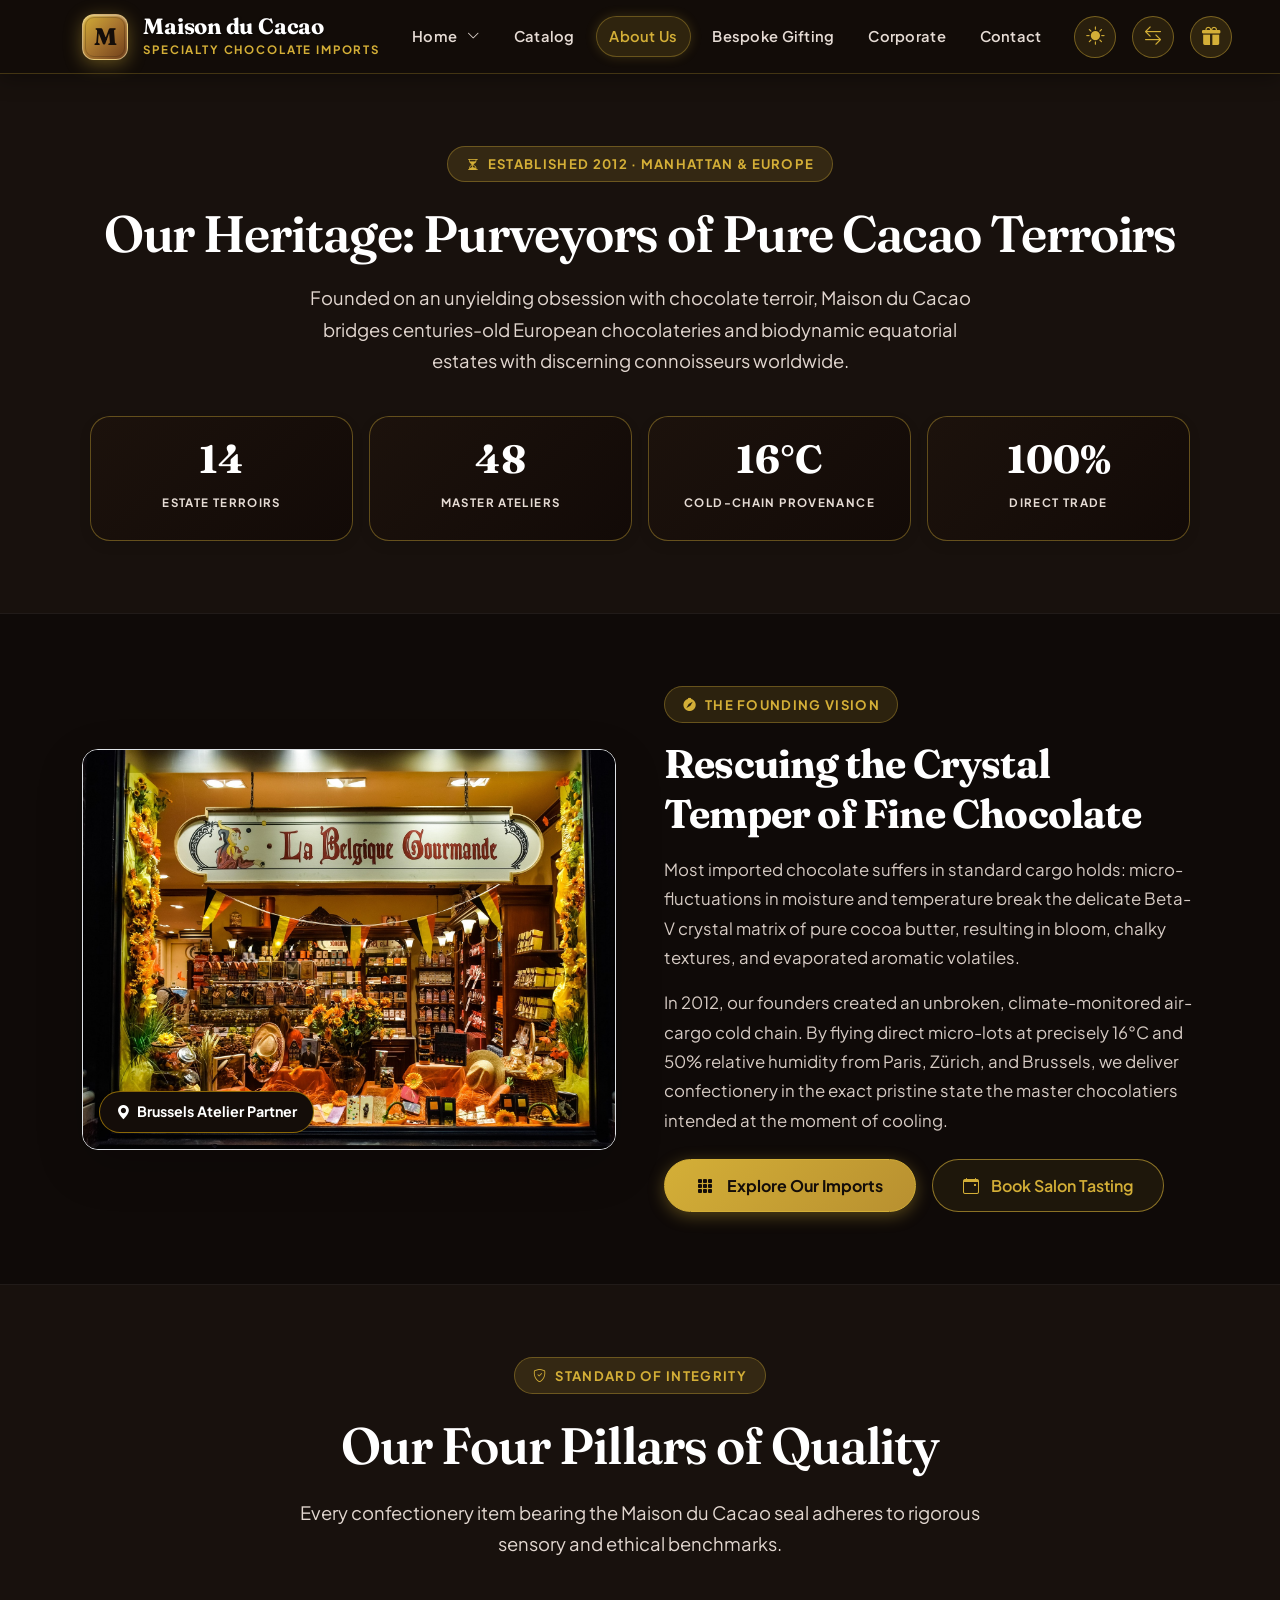
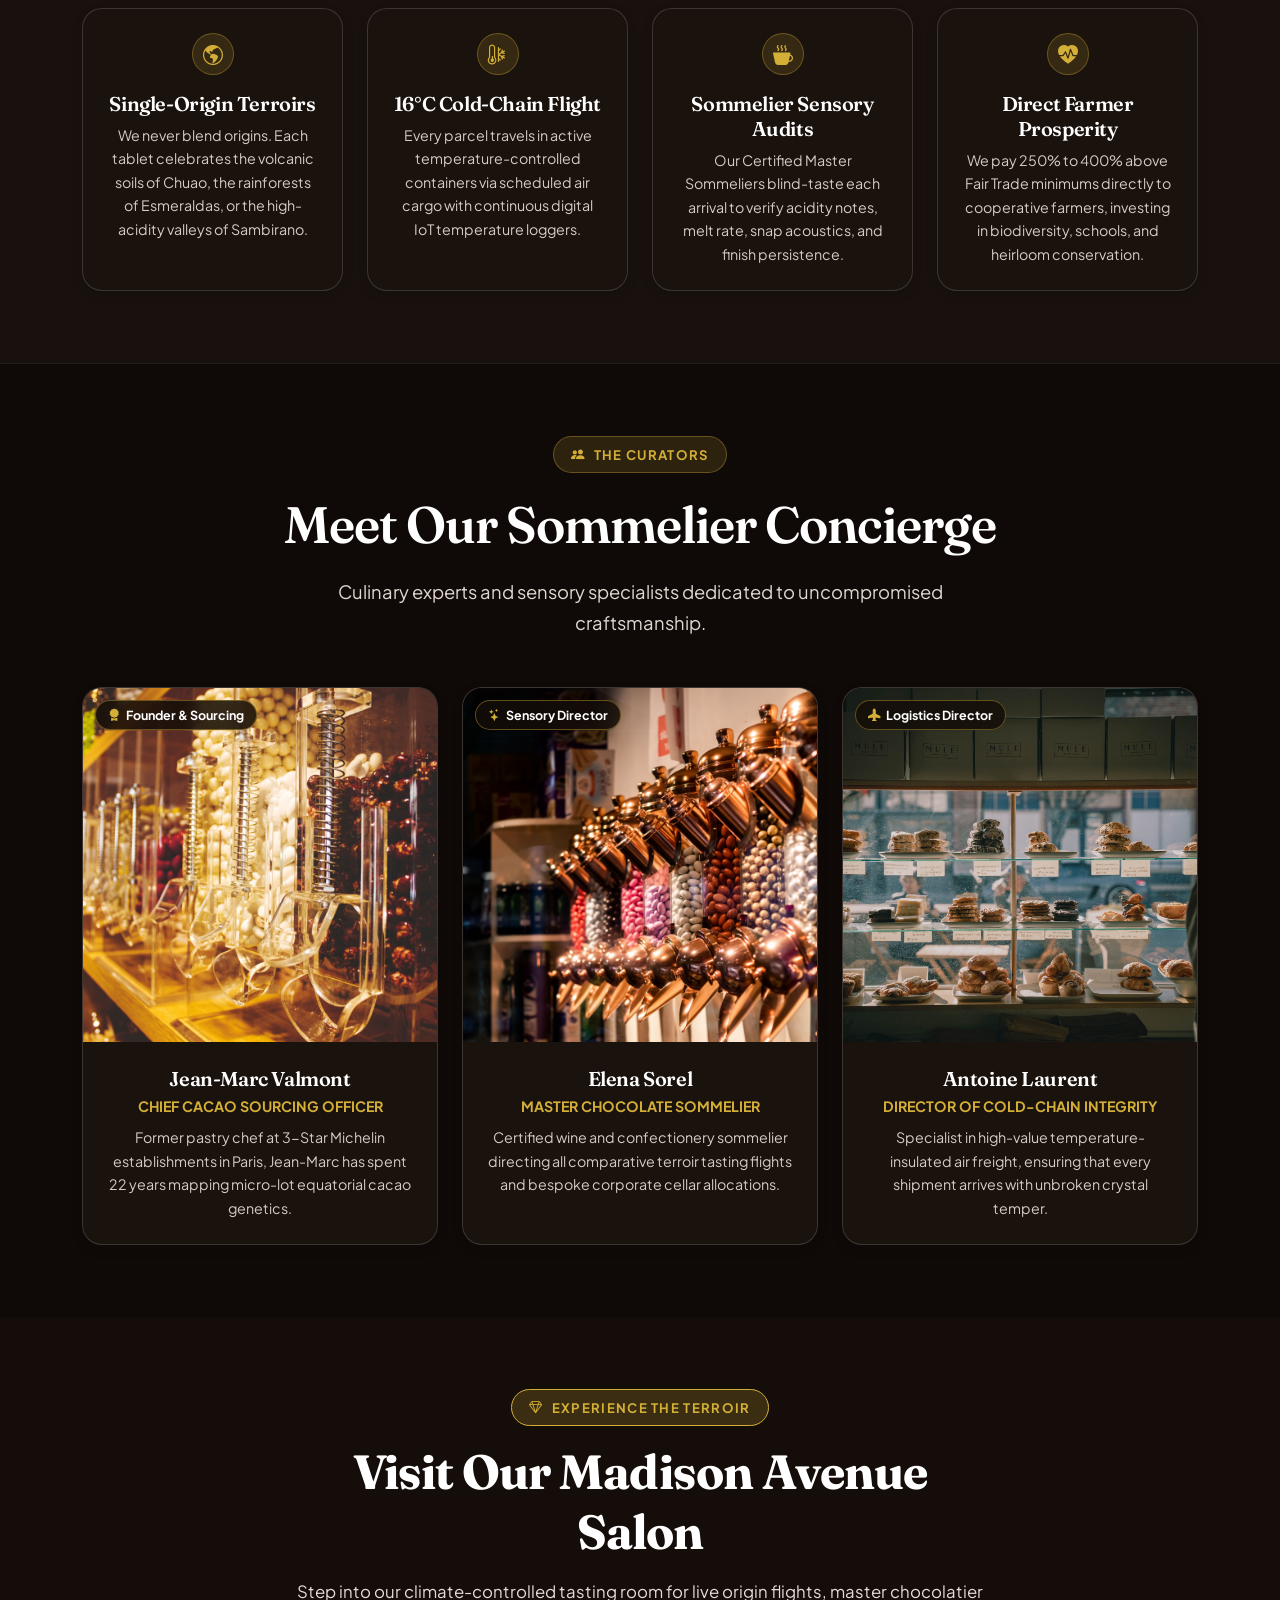
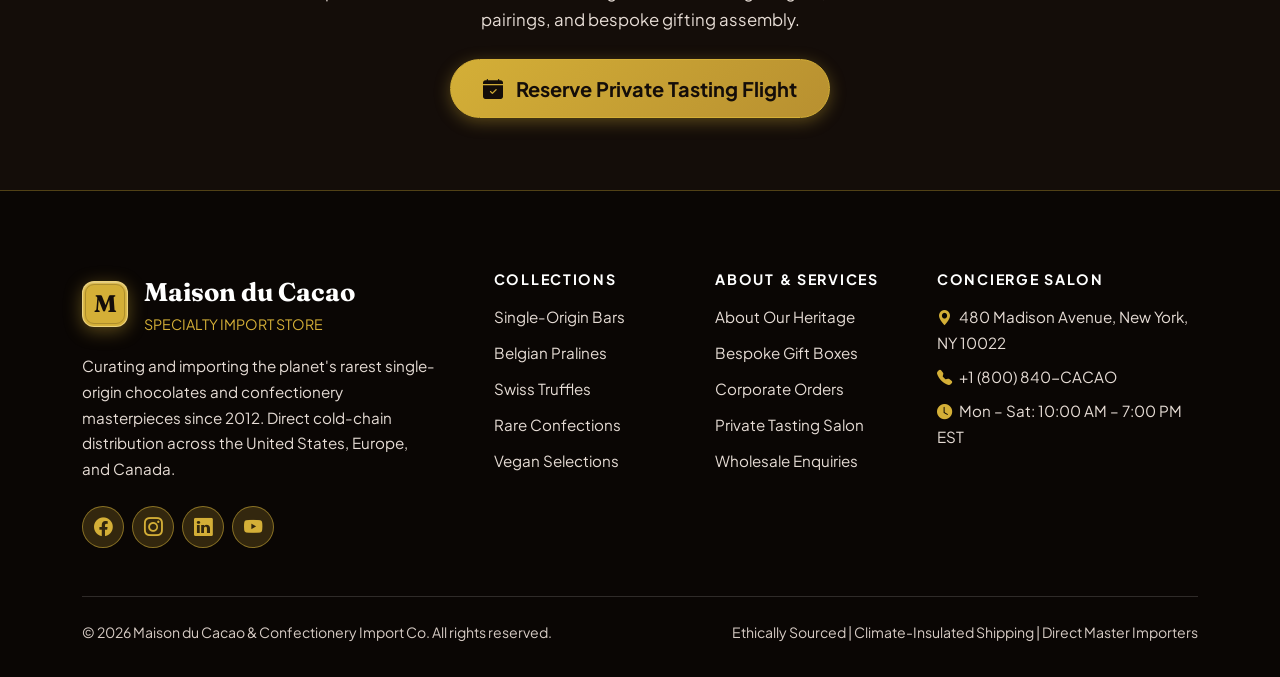
<file: about.html>
<!DOCTYPE html>
<html lang="en" dir="ltr" data-theme="dark">

<head>
  <meta charset="UTF-8">
  <meta name="viewport" content="width=device-width, initial-scale=1.0">
  <title>About Our Heritage & Terroirs | Maison du Cacao Specialty Imports</title>
  <meta name="description"
    content="Discover the heritage of Maison du Cacao. We directly import the planet's rarest single-origin chocolates, Grand Cru tablets, and artisan European confections.">

  <!-- Favicon -->
  <link rel="icon"
    href="data:image/svg+xml,<svg xmlns='http://www.w3.org/2000/svg' viewBox='0 0 100 100'><rect width='100' height='100' rx='20' fill='%23140D09'/><text x='50%' y='66%' font-size='50' font-family='serif' fill='%23D4AF37' text-anchor='middle'>M</text></svg>">

  <!-- Bootstrap 5.3 & Icons -->
  <link href="https://cdn.jsdelivr.net/npm/bootstrap@5.3.3/dist/css/bootstrap.min.css" rel="stylesheet">
  <link rel="stylesheet" href="https://cdn.jsdelivr.net/npm/bootstrap-icons@1.11.3/font/bootstrap-icons.min.css">

  <!-- Custom Luxury Stylesheet -->
  <link rel="stylesheet" href="css/style.css">
</head>

<body>

  <!-- Conventional Fixed Navigation -->
  <nav class="navbar cacao-navbar fixed-top">
    <div class="container">
      <div class="navbar-straight-wrapper">

        <!-- LOGO (Left) -->
        <a class="brand-logo-wrap" href="index.html">
          <div class="brand-symbol">M</div>
          <div class="brand-text-block">
            <span class="brand-name">Maison du Cacao</span>
            <span class="brand-tagline">Specialty Chocolate Imports</span>
          </div>
        </a>

        <!-- Center: Conventional Navigation Links (Desktop) -->
        <ul class="cacao-nav-links">
          <li class="cacao-nav-item dropdown">
            <a class="cacao-nav-link" href="#" role="button" data-bs-toggle="dropdown" aria-expanded="false">
              Home <i class="bi bi-chevron-down small ms-1"></i>
            </a>
            <ul class="dropdown-menu">
              <li><a class="dropdown-item" href="index.html"><i class="bi bi-house-door-fill text-gold me-2"></i> Home 1
                  — Classic</a></li>
              <li><a class="dropdown-item" href="home2.html"><i class="bi bi-stars text-gold me-2"></i> Home 2 — Grand
                  Reserve</a></li>
            </ul>
          </li>
          <li class="cacao-nav-item">
            <a class="cacao-nav-link" href="products.html">Catalog</a>
          </li>
          <li class="cacao-nav-item">
            <a class="cacao-nav-link active" href="about.html">About Us</a>
          </li>
          <li class="cacao-nav-item">
            <a class="cacao-nav-link" href="gifting.html">Bespoke Gifting</a>
          </li>
          <li class="cacao-nav-item">
            <a class="cacao-nav-link" href="corporate.html">Corporate</a>
          </li>
          <li class="cacao-nav-item">
            <a class="cacao-nav-link" href="contact.html">Contact</a>
          </li>
        </ul>

        <!-- Right Side: Theme Toggle + RTL Toggle + Bespoke Gifting CTA + Mobile Menu Button -->
        <div class="d-flex align-items-center gap-2 gap-sm-3">
          <button type="button" class="theme-toggle-btn" title="Toggle Dark/Light Mode" aria-label="Toggle Theme">
            <i class="bi bi-sun-fill text-gold"></i>
          </button>

          <button type="button" class="dir-toggle-btn" title="Toggle RTL / LTR Direction" aria-label="Toggle Direction">
            <i class="bi bi-arrow-left-right"></i>
          </button>

          <a href="gifting.html" class="nav-icon-circle-btn concierge-pill" title="Bespoke Gifting"
            aria-label="Bespoke Gifting">
            <i class="bi bi-gift-fill"></i>
          </a>

          <button type="button" class="magnetic-menu-btn" title="Open Menu" aria-label="Open Fullscreen Menu">
            <div class="menu-hamburger-icon">
              <span></span>
              <span></span>
            </div>
          </button>
        </div>

      </div>
    </div>
  </nav>

  <!-- Fullscreen Magnetic Navigation Overlay -->
  <div id="fullscreenNavOverlay" class="fullscreen-nav-overlay">
    <div class="nav-overlay-header">
      <a class="brand-logo-wrap" href="index.html">
        <div class="brand-symbol">M</div>
        <div class="brand-text-block">
          <span class="brand-name text-white">Maison du Cacao</span>
          <span class="brand-tagline text-gold">Specialty Chocolate Imports</span>
        </div>
      </a>
      <div class="d-flex align-items-center gap-2">
        <button type="button" class="theme-toggle-btn" title="Toggle Theme" aria-label="Toggle Theme"><i
            class="bi bi-sun-fill text-gold"></i></button>
        <button type="button" class="dir-toggle-btn" title="Toggle RTL/LTR" aria-label="Toggle Direction"><i
            class="bi bi-arrow-left-right text-white"></i></button>
        <button type="button" id="navCloseBtn" class="nav-close-btn" aria-label="Close Menu"><span>Close</span> <i
            class="bi bi-x-lg"></i></button>
      </div>
    </div>

    <div class="nav-overlay-body">
      <div class="overlay-nav-column">
        <ul class="overlay-menu-list">
          <li class="overlay-menu-item"><a href="index.html" class="overlay-menu-link"
              data-preview-img="previewHome1"><span class="overlay-menu-num">01</span><span
                class="overlay-menu-text">HOME 1 — CLASSIC</span></a></li>
          <li class="overlay-menu-item"><a href="home2.html" class="overlay-menu-link"
              data-preview-img="previewHome2"><span class="overlay-menu-num">02</span><span
                class="overlay-menu-text">HOME 2 — GRAND RESERVE</span></a></li>
          <li class="overlay-menu-item"><a href="products.html" class="overlay-menu-link"
              data-preview-img="previewProducts"><span class="overlay-menu-num">03</span><span
                class="overlay-menu-text">PRODUCTS CATALOG</span></a></li>
          <li class="overlay-menu-item"><a href="about.html" class="overlay-menu-link active" aria-current="page"
              data-preview-img="previewAbout"><span class="overlay-menu-num">04</span><span
                class="overlay-menu-text">ABOUT US</span></a></li>
          <li class="overlay-menu-item"><a href="gifting.html" class="overlay-menu-link"
              data-preview-img="previewGifting"><span class="overlay-menu-num">05</span><span
                class="overlay-menu-text">BESPOKE GIFTING</span></a></li>
          <li class="overlay-menu-item"><a href="corporate.html" class="overlay-menu-link"
              data-preview-img="previewCorporate"><span class="overlay-menu-num">06</span><span
                class="overlay-menu-text">CORPORATE ORDERS</span></a></li>
          <li class="overlay-menu-item"><a href="contact.html" class="overlay-menu-link"
              data-preview-img="previewContact"><span class="overlay-menu-num">07</span><span
                class="overlay-menu-text">CONTACT & SALON</span></a></li>
        </ul>
      </div>

      <div class="overlay-preview-viewport d-none d-lg-block">
        <img id="previewHome1" src="image/dimitrisvetsikas1969-chocolaterie-3590621_1920.jpg"
          class="overlay-preview-img" alt="Home Classic">
        <img id="previewHome2" src="image/pexels-valeriya-10323376.jpg" class="overlay-preview-img"
          alt="Home Grand Reserve">
        <img id="previewProducts" src="image/pexels-alleksana-4113345.jpg" class="overlay-preview-img"
          alt="Products Catalog">
        <img id="previewAbout" src="image/dimitrisvetsikas1969-chocolaterie-3590622_1920.jpg"
          class="overlay-preview-img active" alt="About Our Heritage">
        <img id="previewGifting" src="image/abouyassin-christmas-5816557_1920.jpg" class="overlay-preview-img"
          alt="Luxury Gifting Suites">
        <img id="previewCorporate" src="image/pexels-gorkemography-1013671176-36921982.jpg" class="overlay-preview-img"
          alt="Corporate Volume Orders">
        <img id="previewContact" src="image/dimitrisvetsikas1969-chocolaterie-3590622_1920.jpg"
          class="overlay-preview-img" alt="Boutique & Tasting Salon">
      </div>
    </div>

    <div class="nav-overlay-footer">
      <div class="d-flex align-items-center gap-3">
        <span><i class="bi bi-airplane-engines-fill text-gold me-1"></i> Direct Air Cold-Chain</span>
        <span>|</span>
        <span><i class="bi bi-shield-check text-gold me-1"></i> Single-Estate Certified</span>
      </div>
      <div class="small"><span>Concierge: concierge@maisonducacao.com</span></div>
    </div>
  </div>

  <!-- Hero Section -->
  <header class="py-5 text-center bg-cream-light border-bottom border-secondary border-opacity-10">
    <div class="container py-4">
      <span class="section-tag"><i class="bi bi-hourglass-split"></i> Established 2012 &middot; Manhattan &
        Europe</span>
      <h1 class="serif-heading section-heading-lg mb-3">Our Heritage: Purveyors of Pure Cacao Terroirs</h1>
      <p class="section-subhead mb-4">
        Founded on an unyielding obsession with chocolate terroir, Maison du Cacao bridges centuries-old European
        chocolateries and biodynamic equatorial estates with discerning connoisseurs worldwide.
      </p>

      <!-- Key Numbers Badge Bar (Equal Size Across Mobile, Tablet, 1024px, Desktop) -->
      <div class="row g-3 justify-content-center max-w-900 mx-auto pt-3 heritage-stat-row">
        <div class="col-6 col-md-3 d-flex">
          <div class="heritage-stat-card w-100">
            <div class="heritage-stat-number">14</div>
            <div class="heritage-stat-label">Estate Terroirs</div>
          </div>
        </div>
        <div class="col-6 col-md-3 d-flex">
          <div class="heritage-stat-card w-100">
            <div class="heritage-stat-number">48</div>
            <div class="heritage-stat-label">Master Ateliers</div>
          </div>
        </div>
        <div class="col-6 col-md-3 d-flex">
          <div class="heritage-stat-card w-100">
            <div class="heritage-stat-number">16&deg;C</div>
            <div class="heritage-stat-label">Cold-Chain Provenance</div>
          </div>
        </div>
        <div class="col-6 col-md-3 d-flex">
          <div class="heritage-stat-card w-100">
            <div class="heritage-stat-number">100%</div>
            <div class="heritage-stat-label">Direct Trade</div>
          </div>
        </div>
      </div>
    </div>
  </header>

  <!-- Narrative / Philosophy Section -->
  <section class="py-5">
    <div class="container py-4">
      <div class="row g-5 align-items-center">
        <div class="col-lg-6">
          <div class="rounded-4 overflow-hidden border shadow-lg position-relative" style="aspect-ratio: 4 / 3;">
            <img src="image/dimitrisvetsikas1969-chocolaterie-3590621_1920.jpg" alt="Artisan Chocolate Workshop"
              style="width: 100%; height: 100%; object-fit: cover;">
            <div
              class="position-absolute bottom-0 start-0 m-3 p-2 px-3 rounded-pill bg-noir text-gold small fw-bold border border-warning border-opacity-50">
              <i class="bi bi-geo-alt-fill me-1"></i> Brussels Atelier Partner
            </div>
          </div>
        </div>
        <div class="col-lg-6">
          <span class="section-tag mb-3"><i class="bi bi-compass-fill"></i> The Founding Vision</span>
          <h2 class="serif-heading display-6 fw-bold mb-3">Rescuing the Crystal Temper of Fine Chocolate</h2>
          <p class="text-muted mb-3" style="font-size: 1.05rem; line-height: 1.75;">
            Most imported chocolate suffers in standard cargo holds: micro-fluctuations in moisture and temperature
            break the delicate Beta-V crystal matrix of pure cocoa butter, resulting in bloom, chalky textures, and
            evaporated aromatic volatiles.
          </p>
          <p class="text-muted mb-4" style="font-size: 1.05rem; line-height: 1.75;">
            In 2012, our founders created an unbroken, climate-monitored air-cargo cold chain. By flying direct
            micro-lots at precisely 16&deg;C and 50% relative humidity from Paris, Zürich, and Brussels, we deliver
            confectionery in the exact pristine state the master chocolatiers intended at the moment of cooling.
          </p>
          <div class="d-flex align-items-center gap-3">
            <a href="products.html" class="btn btn-cacao-primary"><i class="bi bi-grid-3x3-gap-fill me-1"></i> Explore
              Our Imports</a>
            <a href="contact.html" class="btn btn-cacao-outline"><i class="bi bi-calendar-event me-1"></i> Book Salon
              Tasting</a>
          </div>
        </div>
      </div>
    </div>
  </section>

  <!-- The 4 Pillars of Confectionery Excellence -->
  <section class="py-5 bg-cream-light border-top border-bottom border-secondary border-opacity-10">
    <div class="container py-4">
      <div class="text-center max-w-700 mx-auto mb-5">
        <span class="section-tag"><i class="bi bi-shield-check"></i> Standard of Integrity</span>
        <h2 class="serif-heading section-heading-lg">Our Four Pillars of Quality</h2>
        <p class="section-subhead">
          Every confectionery item bearing the Maison du Cacao seal adheres to rigorous sensory and ethical benchmarks.
        </p>
      </div>

      <div class="row g-4">
        <div class="col-md-6 col-lg-3">
          <div class="chocolate-card h-100 p-4 text-center d-flex flex-column">
            <div class="origin-badge-icon mx-auto mb-3"><i class="bi bi-globe-americas"></i></div>
            <h4 class="serif-heading fs-5 mb-2">Single-Origin Terroirs</h4>
            <p class="small text-muted mb-0 flex-grow-1">
              We never blend origins. Each tablet celebrates the volcanic soils of Chuao, the rainforests of Esmeraldas,
              or the high-acidity valleys of Sambirano.
            </p>
          </div>
        </div>

        <div class="col-md-6 col-lg-3">
          <div class="chocolate-card h-100 p-4 text-center d-flex flex-column">
            <div class="origin-badge-icon mx-auto mb-3"><i class="bi bi-thermometer-snow"></i></div>
            <h4 class="serif-heading fs-5 mb-2">16&deg;C Cold-Chain Flight</h4>
            <p class="small text-muted mb-0 flex-grow-1">
              Every parcel travels in active temperature-controlled containers via scheduled air cargo with continuous
              digital IoT temperature loggers.
            </p>
          </div>
        </div>

        <div class="col-md-6 col-lg-3">
          <div class="chocolate-card h-100 p-4 text-center d-flex flex-column">
            <div class="origin-badge-icon mx-auto mb-3"><i class="bi bi-cup-hot-fill"></i></div>
            <h4 class="serif-heading fs-5 mb-2">Sommelier Sensory Audits</h4>
            <p class="small text-muted mb-0 flex-grow-1">
              Our Certified Master Sommeliers blind-taste each arrival to verify acidity notes, melt rate, snap
              acoustics, and finish persistence.
            </p>
          </div>
        </div>

        <div class="col-md-6 col-lg-3">
          <div class="chocolate-card h-100 p-4 text-center d-flex flex-column">
            <div class="origin-badge-icon mx-auto mb-3"><i class="bi bi-heart-pulse-fill"></i></div>
            <h4 class="serif-heading fs-5 mb-2">Direct Farmer Prosperity</h4>
            <p class="small text-muted mb-0 flex-grow-1">
              We pay 250% to 400% above Fair Trade minimums directly to cooperative farmers, investing in biodiversity,
              schools, and heirloom conservation.
            </p>
          </div>
        </div>
      </div>
    </div>
  </section>

  <!-- Master Curators & Sommelier Team -->
  <section class="py-5">
    <div class="container py-4">
      <div class="text-center max-w-700 mx-auto mb-5">
        <span class="section-tag"><i class="bi bi-people-fill"></i> The Curators</span>
        <h2 class="serif-heading section-heading-lg">Meet Our Sommelier Concierge</h2>
        <p class="section-subhead">
          Culinary experts and sensory specialists dedicated to uncompromised craftsmanship.
        </p>
      </div>

      <div class="row g-4 justify-content-center">
        <!-- Curator 1 -->
        <div class="col-12 col-md-4">
          <div class="chocolate-card h-100 text-center d-flex flex-column">
            <div class="card-img-wrapper" style="aspect-ratio: 1 / 1;">
              <img src="image/pexels-revac-film-s-photography-10400-364727.jpg"
                alt="Jean-Marc Valmont Master Chocolatier">
              <span class="origin-tag-pill"><i class="bi bi-award-fill text-gold"></i> Founder & Sourcing</span>
            </div>
            <div class="p-4 d-flex flex-column flex-grow-1">
              <h4 class="serif-heading fs-5 mb-1">Jean-Marc Valmont</h4>
              <span class="small text-gold fw-bold text-uppercase tracking-widest mb-2">Chief Cacao Sourcing
                Officer</span>
              <p class="small text-muted mb-0">
                Former pastry chef at 3-Star Michelin establishments in Paris, Jean-Marc has spent 22 years mapping
                micro-lot equatorial cacao genetics.
              </p>
            </div>
          </div>
        </div>

        <!-- Curator 2 -->
        <div class="col-12 col-md-4">
          <div class="chocolate-card h-100 text-center d-flex flex-column">
            <div class="card-img-wrapper" style="aspect-ratio: 1 / 1;">
              <img src="image/pexels-kopcali-15576001.jpg" alt="Elena Sorel Master Sommelier">
              <span class="origin-tag-pill"><i class="bi bi-stars text-gold"></i> Sensory Director</span>
            </div>
            <div class="p-4 d-flex flex-column flex-grow-1">
              <h4 class="serif-heading fs-5 mb-1">Elena Sorel</h4>
              <span class="small text-gold fw-bold text-uppercase tracking-widest mb-2">Master Chocolate
                Sommelier</span>
              <p class="small text-muted mb-0">
                Certified wine and confectionery sommelier directing all comparative terroir tasting flights and bespoke
                corporate cellar allocations.
              </p>
            </div>
          </div>
        </div>

        <!-- Curator 3 -->
        <div class="col-12 col-md-4">
          <div class="chocolate-card h-100 text-center d-flex flex-column">
            <div class="card-img-wrapper" style="aspect-ratio: 1 / 1;">
              <img src="image/pexels-james-collington-2147687246-30667453.jpg"
                alt="Antoine Laurent Cold-Chain Director">
              <span class="origin-tag-pill"><i class="bi bi-airplane-fill text-gold"></i> Logistics Director</span>
            </div>
            <div class="p-4 d-flex flex-column flex-grow-1">
              <h4 class="serif-heading fs-5 mb-1">Antoine Laurent</h4>
              <span class="small text-gold fw-bold text-uppercase tracking-widest mb-2">Director of Cold-Chain
                Integrity</span>
              <p class="small text-muted mb-0">
                Specialist in high-value temperature-insulated air freight, ensuring that every shipment arrives with
                unbroken crystal temper.
              </p>
            </div>
          </div>
        </div>
      </div>
    </div>
  </section>

  <!-- Interactive Salon Invitation CTA -->
  <section class="py-5 bg-noir" style="background-color: #140D09 !important; color: #FFFFFF !important;">
    <div class="container py-4 text-center">
      <div class="max-w-700 mx-auto" style="max-width: 700px; margin: 0 auto;">
        <span class="section-tag mb-3" style="background: rgba(212, 175, 55, 0.2); border-color: var(--cacao-gold);"><i
            class="bi bi-gem"></i> Experience The Terroir</span>
        <h2 class="serif-heading display-5 fw-bold text-white mb-3">Visit Our Madison Avenue Salon</h2>
        <p class="mb-4" style="color: #E6DCD5 !important; font-size: 1.05rem; line-height: 1.7;">
          Step into our climate-controlled tasting room for live origin flights, master chocolatier pairings, and
          bespoke gifting assembly.
        </p>
        <div class="d-flex justify-content-center gap-3 flex-wrap">
          <a href="contact.html" class="btn btn-cacao-primary btn-lg"><i class="bi bi-calendar-check-fill me-1"></i>
            Reserve Private Tasting Flight</a>

        </div>
      </div>
    </div>
  </section>

  <!-- Luxury Footer -->
  <footer class="cacao-footer">
    <div class="container">
      <div class="row g-4 justify-content-between mb-5">

        <div class="col-lg-4 text-start">
          <div class="d-flex align-items-center gap-3 mb-3">
            <div class="brand-symbol">M</div>
            <div>
              <div class="footer-brand-title mb-0">Maison du Cacao</div>
              <div class="small text-gold text-uppercase tracking-widest">Specialty Import Store</div>
            </div>
          </div>
          <p class="small text-muted mb-4">
            Curating and importing the planet's rarest single-origin chocolates and confectionery masterpieces since
            2012. Direct cold-chain distribution across the United States, Europe, and Canada.
          </p>
          <div class="footer-social-links d-flex gap-2">
            <a href="https://facebook.com" target="_blank" rel="noopener noreferrer" title="Facebook"><i
                class="bi bi-facebook"></i></a>
            <a href="https://instagram.com" target="_blank" rel="noopener noreferrer" title="Instagram"><i
                class="bi bi-instagram"></i></a>
            <a href="https://linkedin.com" target="_blank" rel="noopener noreferrer" title="LinkedIn"><i
                class="bi bi-linkedin"></i></a>
            <a href="https://youtube.com" target="_blank" rel="noopener noreferrer" title="YouTube"><i
                class="bi bi-youtube"></i></a>
          </div>
        </div>

        <div class="col-6 col-md-3 col-lg-2 text-start">
          <h5 class="text-white text-uppercase small fw-bold mb-3 tracking-widest">Collections</h5>
          <ul class="footer-links-list small">
            <li><a href="products.html">Single-Origin Bars</a></li>
            <li><a href="products.html">Belgian Pralines</a></li>
            <li><a href="products.html">Swiss Truffles</a></li>
            <li><a href="products.html">Rare Confections</a></li>
            <li><a href="products.html">Vegan Selections</a></li>
          </ul>
        </div>

        <div class="col-6 col-md-3 col-lg-2 text-start">
          <h5 class="text-white text-uppercase small fw-bold mb-3 tracking-widest">About & Services</h5>
          <ul class="footer-links-list small">
            <li><a href="about.html">About Our Heritage</a></li>
            <li><a href="gifting.html">Bespoke Gift Boxes</a></li>
            <li><a href="corporate.html">Corporate Orders</a></li>
            <li><a href="contact.html">Private Tasting Salon</a></li>
            <li><a href="contact.html">Wholesale Enquiries</a></li>
          </ul>
        </div>

        <div class="col-md-6 col-lg-3 text-start">
          <h5 class="text-white text-uppercase small fw-bold mb-3 tracking-widest">Concierge Salon</h5>
          <p class="small text-muted mb-2"><i class="bi bi-geo-alt-fill text-gold me-1"></i> 480 Madison Avenue, New
            York, NY 10022</p>
          <p class="small text-muted mb-2"><i class="bi bi-telephone-fill text-gold me-1"></i> +1 (800) 840-CACAO</p>
          <p class="small text-muted mb-0"><i class="bi bi-clock-fill text-gold me-1"></i> Mon &ndash; Sat: 10:00 AM
            &ndash; 7:00 PM EST</p>
        </div>

      </div>

      <div
        class="border-top pt-4 text-center small text-muted d-flex flex-column flex-md-row justify-content-between align-items-center gap-2">
        <span>&copy; 2026 Maison du Cacao & Confectionery Import Co. All rights reserved.</span>
        <span>Ethically Sourced | Climate-Insulated Shipping | Direct Master Importers</span>
      </div>
    </div>
  </footer>

  <script src="https://cdn.jsdelivr.net/npm/bootstrap@5.3.3/dist/js/bootstrap.bundle.min.js"></script>
  <script src="js/main.js"></script>
</body>

</html>
</file>
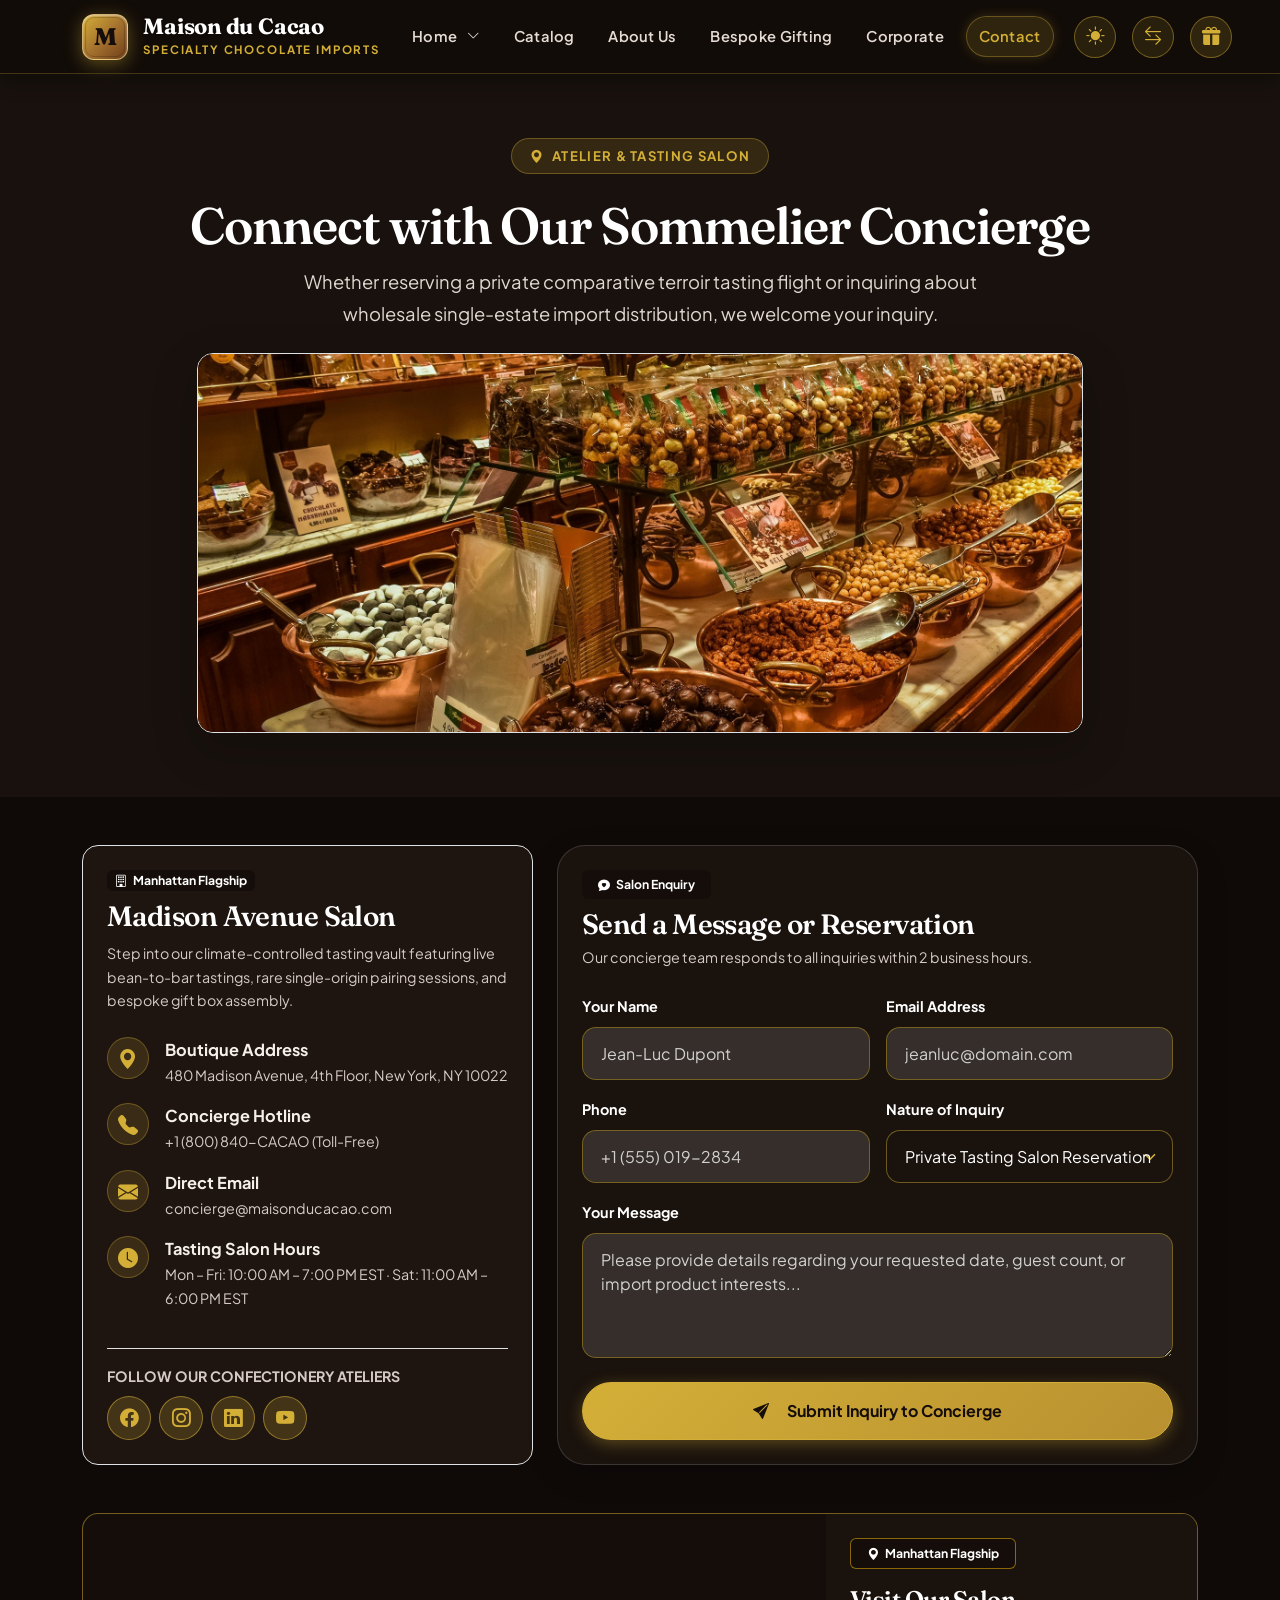
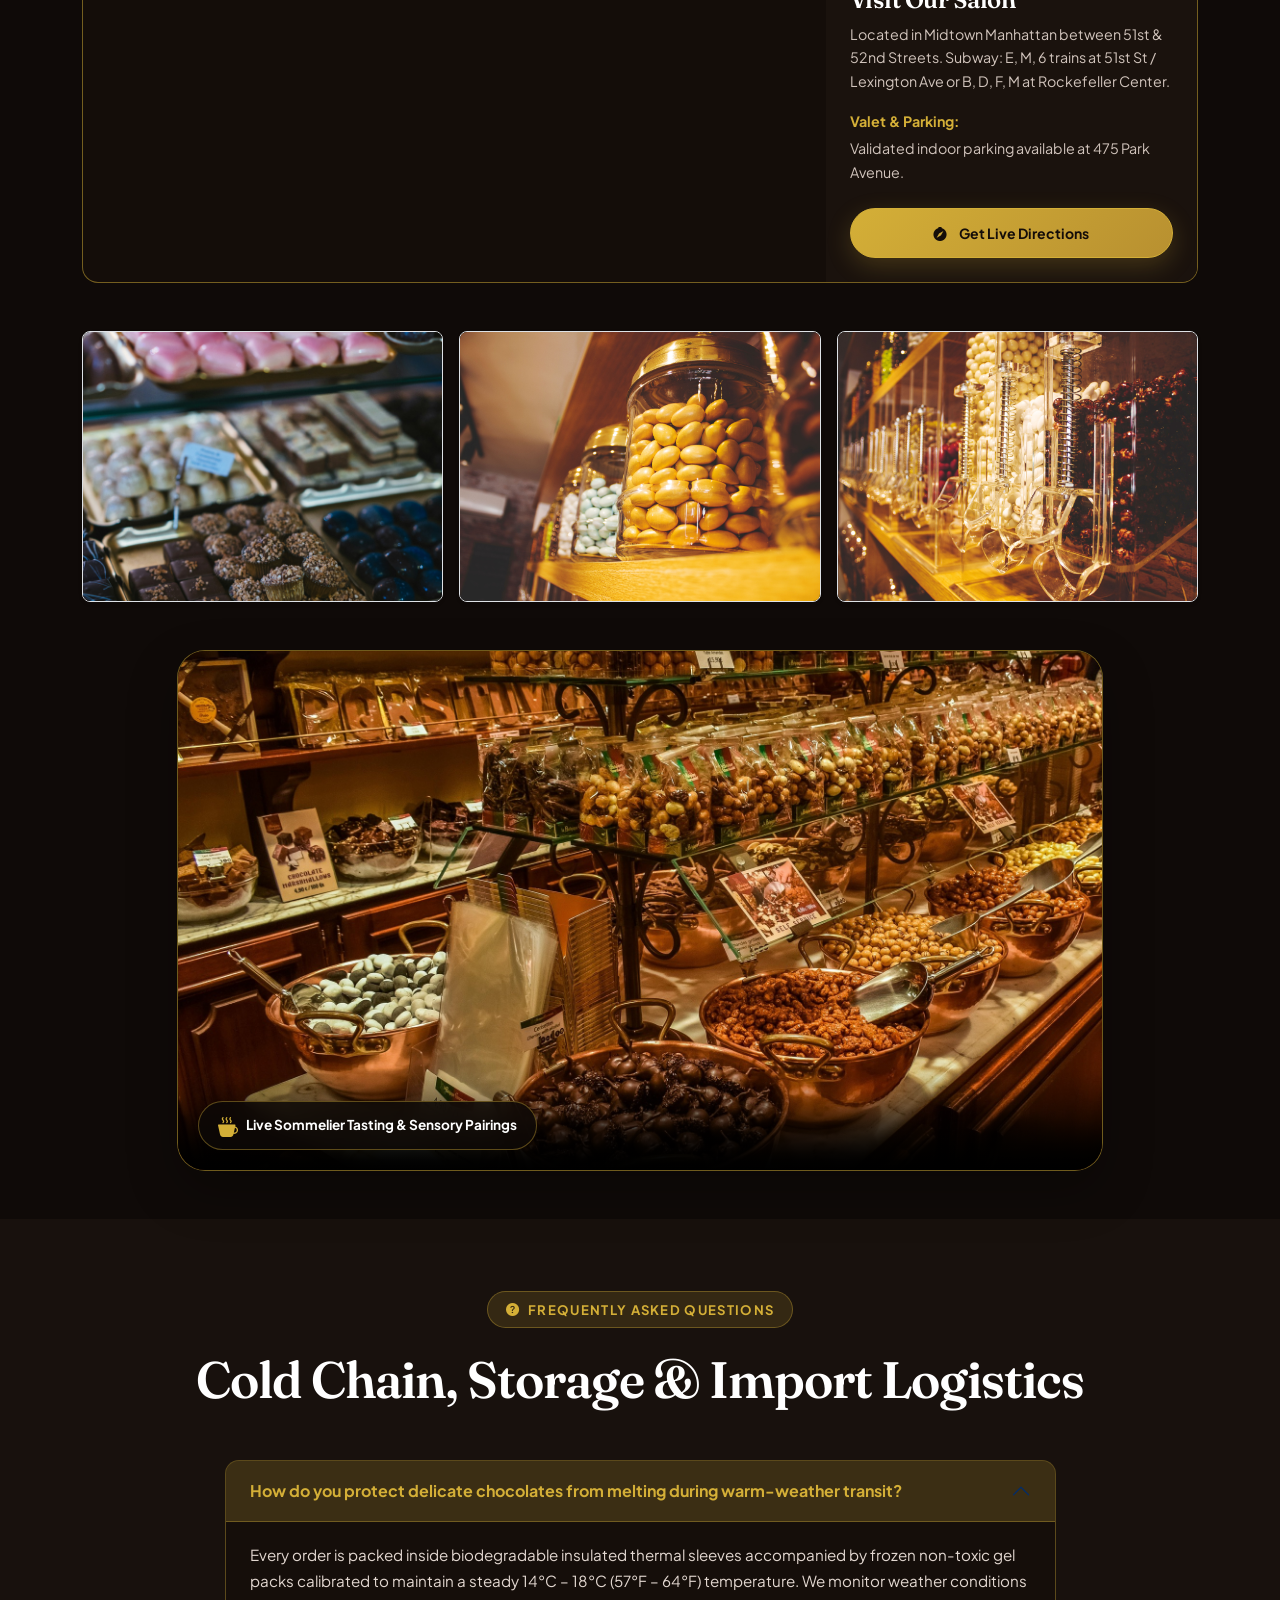
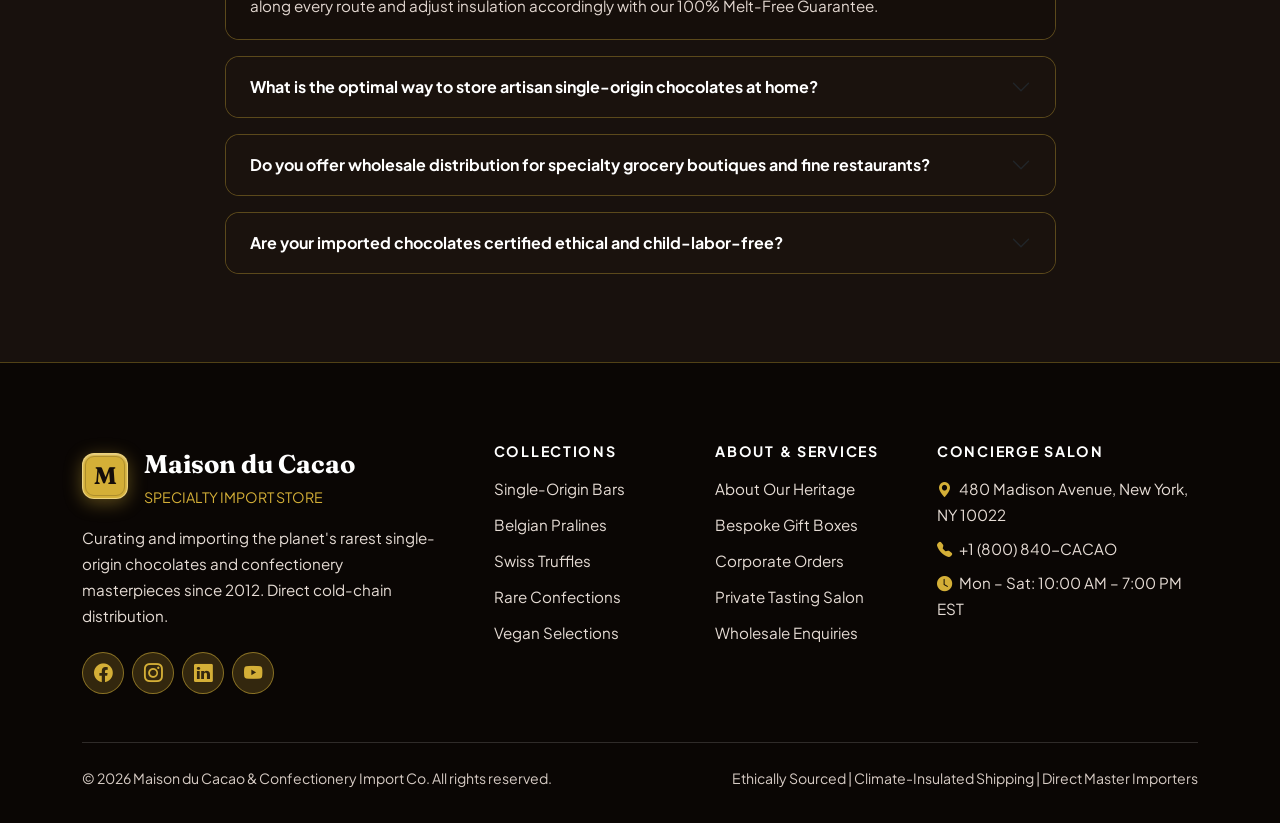
<file: contact.html>
<!DOCTYPE html>
<html lang="en" dir="ltr" data-theme="dark">
<head>
  <meta charset="UTF-8">
  <meta name="viewport" content="width=device-width, initial-scale=1.0">
  <title>Contact & Tasting Salon | Maison du Cacao</title>
  <meta name="description" content="Connect with our master chocolate curators, reserve a private tasting flight in our New York salon, or submit import & wholesale distribution inquiries.">

  <!-- Favicon -->
  <link rel="icon" href="data:image/svg+xml,<svg xmlns='http://www.w3.org/2000/svg' viewBox='0 0 100 100'><rect width='100' height='100' rx='20' fill='%23140D09'/><text x='50%' y='66%' font-size='50' font-family='serif' fill='%23D4AF37' text-anchor='middle'>M</text></svg>">

  <!-- Bootstrap 5.3 & Icons -->
  <link href="https://cdn.jsdelivr.net/npm/bootstrap@5.3.3/dist/css/bootstrap.min.css" rel="stylesheet">
  <link rel="stylesheet" href="https://cdn.jsdelivr.net/npm/bootstrap-icons@1.11.3/font/bootstrap-icons.min.css">
  <link rel="stylesheet" href="css/style.css">
</head>
<body>

  <!-- Fixed Straight-Line Navigation -->
  <!-- Conventional Fixed Navigation -->
  <nav class="navbar cacao-navbar fixed-top">
    <div class="container">
      <div class="navbar-straight-wrapper">
        
        <a class="brand-logo-wrap" href="index.html">
          <div class="brand-symbol">M</div>
          <div class="brand-text-block">
            <span class="brand-name">Maison du Cacao</span>
            <span class="brand-tagline">Specialty Chocolate Imports</span>
          </div>
        </a>

        <!-- Center: Conventional Navigation Links (Desktop) -->
        <ul class="cacao-nav-links">
          <li class="cacao-nav-item dropdown">
            <a class="cacao-nav-link" href="#" role="button" data-bs-toggle="dropdown" aria-expanded="false">
              Home <i class="bi bi-chevron-down small ms-1"></i>
            </a>
            <ul class="dropdown-menu">
              <li><a class="dropdown-item" href="index.html"><i class="bi bi-house-door-fill text-gold me-2"></i> Home 1 — Classic</a></li>
              <li><a class="dropdown-item" href="home2.html"><i class="bi bi-stars text-gold me-2"></i> Home 2 — Grand Reserve</a></li>
            </ul>
          </li>
          <li class="cacao-nav-item">
            <a class="cacao-nav-link" href="products.html">Catalog</a>
          </li>
          <li class="cacao-nav-item">
            <a class="cacao-nav-link" href="about.html">About Us</a>
          </li>
          <li class="cacao-nav-item">
            <a class="cacao-nav-link" href="gifting.html">Bespoke Gifting</a>
          </li>
          <li class="cacao-nav-item">
            <a class="cacao-nav-link" href="corporate.html">Corporate</a>
          </li>
          <li class="cacao-nav-item">
            <a class="cacao-nav-link active" href="contact.html">Contact</a>
          </li>
        </ul>

        <div class="d-flex align-items-center gap-2 gap-sm-3">
          <button type="button" class="theme-toggle-btn" title="Toggle Theme" aria-label="Toggle Theme"><i class="bi bi-sun-fill text-gold"></i></button>
          <button type="button" class="dir-toggle-btn" title="Toggle Direction" aria-label="Toggle Direction"><i class="bi bi-arrow-left-right"></i></button>
          <a href="gifting.html" class="nav-icon-circle-btn concierge-pill" title="Bespoke Gifting" aria-label="Bespoke Gifting"><i class="bi bi-gift-fill"></i></a>
          <button type="button" class="magnetic-menu-btn" title="Open Menu" aria-label="Open Fullscreen Menu">
            <div class="menu-hamburger-icon"><span></span><span></span></div>
          </button>
        </div>

      </div>
    </div>
  </nav>

  <!-- Fullscreen Magnetic Navigation Overlay -->
  <div id="fullscreenNavOverlay" class="fullscreen-nav-overlay">
    <div class="nav-overlay-header">
      <a class="brand-logo-wrap" href="index.html">
        <div class="brand-symbol" style="background: var(--cacao-gold); color: #140D09;">M</div>
        <div class="brand-text-block">
          <span class="brand-name text-white">Maison du Cacao</span>
          <span class="brand-tagline text-gold">Grand Cru & Confectionery Imports</span>
        </div>
      </a>
      <div class="d-flex align-items-center gap-2">
        <button type="button" class="theme-toggle-btn" title="Toggle Theme" aria-label="Toggle Theme"><i class="bi bi-sun-fill text-gold"></i></button>
        <button type="button" class="dir-toggle-btn" title="Toggle RTL/LTR" aria-label="Toggle Direction"><i class="bi bi-arrow-left-right text-white"></i></button>
        <button type="button" id="navCloseBtn" class="nav-close-btn" aria-label="Close Menu"><span>Close</span> <i class="bi bi-x-lg"></i></button>
      </div>
    </div>

    <div class="nav-overlay-body">
      <div class="overlay-nav-column">
        <ul class="overlay-menu-list">
          <li class="overlay-menu-item"><a href="index.html" class="overlay-menu-link" data-preview-img="previewHome1"><span class="overlay-menu-num">01</span><span class="overlay-menu-text">HOME 1 — CLASSIC</span></a></li>
          <li class="overlay-menu-item"><a href="home2.html" class="overlay-menu-link" data-preview-img="previewHome2"><span class="overlay-menu-num">02</span><span class="overlay-menu-text">HOME 2 — GRAND RESERVE</span></a></li>
          <li class="overlay-menu-item"><a href="products.html" class="overlay-menu-link" data-preview-img="previewProducts"><span class="overlay-menu-num">03</span><span class="overlay-menu-text">PRODUCTS CATALOG</span></a></li>
          <li class="overlay-menu-item"><a href="about.html" class="overlay-menu-link" data-preview-img="previewAbout"><span class="overlay-menu-num">04</span><span class="overlay-menu-text">ABOUT US</span></a></li>
          <li class="overlay-menu-item"><a href="gifting.html" class="overlay-menu-link" data-preview-img="previewGifting"><span class="overlay-menu-num">05</span><span class="overlay-menu-text">BESPOKE GIFTING</span></a></li>
          <li class="overlay-menu-item"><a href="corporate.html" class="overlay-menu-link" data-preview-img="previewCorporate"><span class="overlay-menu-num">06</span><span class="overlay-menu-text">CORPORATE ORDERS</span></a></li>
          <li class="overlay-menu-item"><a href="contact.html" class="overlay-menu-link active" aria-current="page" data-preview-img="previewContact"><span class="overlay-menu-num">07</span><span class="overlay-menu-text">CONTACT & SALON</span></a></li>
        </ul>
      </div>

      <div class="overlay-preview-viewport d-none d-lg-block">
        <img id="previewHome1" src="image/dimitrisvetsikas1969-chocolaterie-3590621_1920.jpg" class="overlay-preview-img" alt="Home Classic">
        <img id="previewHome2" src="image/pexels-valeriya-10323376.jpg" class="overlay-preview-img" alt="Home Grand Reserve">
        <img id="previewProducts" src="image/pexels-alleksana-4113345.jpg" class="overlay-preview-img" alt="Products Preview">
        <img id="previewAbout" src="image/dimitrisvetsikas1969-chocolaterie-3590622_1920.jpg" class="overlay-preview-img" alt="About Preview">
        <img id="previewGifting" src="image/abouyassin-christmas-5816557_1920.jpg" class="overlay-preview-img" alt="Gifting Preview">
        <img id="previewCorporate" src="image/pexels-gorkemography-1013671176-36921982.jpg" class="overlay-preview-img" alt="Corporate Preview">
        <img id="previewContact" src="image/dimitrisvetsikas1969-chocolaterie-3590622_1920.jpg" class="overlay-preview-img active" alt="Contact Preview">
      </div>
    </div>

    <div class="nav-overlay-footer">
      <div class="d-flex align-items-center gap-3">
        <span><i class="bi bi-airplane-engines-fill text-gold me-1"></i> Direct Air-Import Cold Chain</span>
        <span>|</span>
        <span><i class="bi bi-shield-check text-gold me-1"></i> 100% Single-Estate Certified</span>
      </div>
      <div class="small"><span>Concierge: concierge@maisonducacao.com</span></div>
    </div>
  </div>

  <!-- Header -->
  <header class="py-5 text-center bg-cream-light">
    <div class="container py-3">
      <span class="section-tag"><i class="bi bi-geo-alt-fill"></i> Atelier & Tasting Salon</span>
      <h1 class="serif-heading section-heading-lg mb-2">Connect with Our Sommelier Concierge</h1>
      <p class="section-subhead mb-4">
        Whether reserving a private comparative terroir tasting flight or inquiring about wholesale single-estate import distribution, we welcome your inquiry.
      </p>

      <!-- Hero Image Showcase -->
      <div class="rounded-4 overflow-hidden border shadow-lg mx-auto" style="max-width: 920px; aspect-ratio: 21 / 9; max-height: 380px;">
        <img src="image/dimitrisvetsikas1969-chocolaterie-3590622_1920.jpg" alt="Maison du Cacao Manhattan Salon" style="width: 100%; height: 100%; object-fit: cover;">
      </div>
    </div>
  </header>

  <!-- Contact Grid & Salon Booking (Compact Snug Container - Issues 8 & 10) -->
  <section class="py-5">
    <div class="container">
      <div class="row g-4 mb-5 align-items-stretch">
        
        <!-- Salon Details Column -->
        <div class="col-lg-5">
          <div class="p-4 rounded-4 bg-white border h-100 d-flex flex-column justify-content-between">
            <div>
              <div class="d-flex align-items-center gap-2 mb-2">
                <span class="badge bg-noir text-gold"><i class="bi bi-building me-1"></i> Manhattan Flagship</span>
              </div>
              <h3 class="serif-heading mb-2">Madison Avenue Salon</h3>
              <p class="text-muted small mb-4">
                Step into our climate-controlled tasting vault featuring live bean-to-bar tastings, rare single-origin pairing sessions, and bespoke gift box assembly.
              </p>

              <div class="d-flex flex-column gap-3 mb-4">
                <div class="d-flex align-items-start gap-3">
                  <div class="origin-badge-icon flex-shrink-0"><i class="bi bi-geo-alt-fill"></i></div>
                  <div>
                    <strong>Boutique Address</strong>
                    <div class="small text-muted">480 Madison Avenue, 4th Floor, New York, NY 10022</div>
                  </div>
                </div>

                <div class="d-flex align-items-start gap-3">
                  <div class="origin-badge-icon flex-shrink-0"><i class="bi bi-telephone-fill"></i></div>
                  <div>
                    <strong>Concierge Hotline</strong>
                    <div class="small text-muted">+1 (800) 840-CACAO (Toll-Free)</div>
                  </div>
                </div>

                <div class="d-flex align-items-start gap-3">
                  <div class="origin-badge-icon flex-shrink-0"><i class="bi bi-envelope-fill"></i></div>
                  <div>
                    <strong>Direct Email</strong>
                    <div class="small text-muted">concierge@maisonducacao.com</div>
                  </div>
                </div>

                <div class="d-flex align-items-start gap-3">
                  <div class="origin-badge-icon flex-shrink-0"><i class="bi bi-clock-fill"></i></div>
                  <div>
                    <strong>Tasting Salon Hours</strong>
                    <div class="small text-muted">Mon &ndash; Fri: 10:00 AM &ndash; 7:00 PM EST &middot; Sat: 11:00 AM &ndash; 6:00 PM EST</div>
                  </div>
                </div>
              </div>
            </div>

            <!-- Social Media Icon Links (High-Contrast in Dark Mode - Issue 10) -->
            <div class="pt-3 border-top">
              <span class="small fw-bold text-uppercase tracking-widest text-muted d-block mb-2">Follow Our Confectionery Ateliers</span>
              <div class="footer-social-links d-flex gap-2">
                <a href="https://facebook.com" target="_blank" rel="noopener noreferrer" title="Facebook"><i class="bi bi-facebook"></i></a>
                <a href="https://instagram.com" target="_blank" rel="noopener noreferrer" title="Instagram"><i class="bi bi-instagram"></i></a>
                <a href="https://linkedin.com" target="_blank" rel="noopener noreferrer" title="LinkedIn"><i class="bi bi-linkedin"></i></a>
                <a href="https://youtube.com" target="_blank" rel="noopener noreferrer" title="YouTube"><i class="bi bi-youtube"></i></a>
              </div>
            </div>
          </div>
        </div>

        <!-- Enquiry Form Column (Snug Container, Zero Unwanted Bottom Space - Issues 8 & 10) -->
        <div class="col-lg-7">
          <div class="calculator-box h-100 d-flex flex-column justify-content-between p-4">
            <div>
              <div class="mb-4">
                <span class="badge bg-noir text-gold px-3 py-2 mb-2"><i class="bi bi-chat-heart-fill me-1"></i> Salon Enquiry</span>
                <h3 class="serif-heading mb-1">Send a Message or Reservation</h3>
                <p class="text-muted-custom small mb-0">Our concierge team responds to all inquiries within 2 business hours.</p>
              </div>

              <form class="cacao-ajax-form">
                <div class="row g-3">
                  <div class="col-md-6">
                    <label class="form-label">Your Name</label>
                    <input type="text" class="form-control" placeholder="Jean-Luc Dupont" required>
                  </div>
                  <div class="col-md-6">
                    <label class="form-label">Email Address</label>
                    <input type="email" class="form-control" placeholder="jeanluc@domain.com" required>
                  </div>
                  <div class="col-md-6">
                    <label class="form-label">Phone</label>
                    <input type="tel" class="form-control" placeholder="+1 (555) 019-2834">
                  </div>
                  <div class="col-md-6">
                    <label class="form-label">Nature of Inquiry</label>
                    <select class="form-select" aria-label="Nature of Inquiry">
                      <option>Private Tasting Salon Reservation</option>
                      <option>Wholesale & Direct Import Distribution</option>
                      <option>Bespoke Event & Wedding Favors</option>
                      <option>Press & Sommelier Collaboration</option>
                      <option>Order Inquiries & Tracking</option>
                    </select>
                  </div>
                  <div class="col-12">
                    <label class="form-label">Your Message</label>
                    <textarea class="form-control" rows="4" placeholder="Please provide details regarding your requested date, guest count, or import product interests..." required></textarea>
                  </div>
                  <div class="col-12 pt-2">
                    <button type="submit" class="btn btn-cacao-primary w-100 py-3 fw-bold">
                      <i class="bi bi-send-fill me-2"></i> Submit Inquiry to Concierge
                    </button>
                  </div>
                </div>
              </form>
            </div>
          </div>
        </div>

      </div>

      <!-- Interactive Salon Location Map & Directions -->
      <div class="row justify-content-center mb-5">
        <div class="col-12">
          <div class="rounded-4 overflow-hidden border shadow-md position-relative" style="background: #140D09; border: 1.5px solid var(--cacao-border-gold) !important;">
            <div class="row g-0 align-items-stretch">
              <div class="col-lg-8">
                <iframe 
                  src="https://www.google.com/maps/embed?pb=!1m18!1m12!1m3!1d3022.0970321287146!2d-73.97800452346927!3d40.75887413468233!2m3!1f0!2f0!3f0!3m2!1i1024!2i768!4f13.1!3m3!1m2!1s0x89c258ff093b1695%3A0x6b4594c34c5416df!2s480%20Madison%20Ave%2C%20New%20York%2C%20NY%2010022!5e0!3m2!1sen!2sus!4v1700000000000!5m2!1sen!2sus" 
                  width="100%" 
                  height="360" 
                  style="border:0; display:block; filter: contrast(1.05);" 
                  allowfullscreen="" 
                  loading="lazy" 
                  referrerpolicy="no-referrer-when-downgrade"
                  title="Maison du Cacao Madison Avenue Salon Map">
                </iframe>
              </div>
              <div class="col-lg-4 p-4 d-flex flex-column justify-content-between text-start" style="background: #1A120D; color: #FFFFFF;">
                <div>
                  <span class="badge bg-noir text-gold border border-warning border-opacity-50 px-3 py-2 mb-3"><i class="bi bi-geo-alt-fill me-1"></i> Manhattan Flagship</span>
                  <h4 class="serif-heading text-white mb-2">Visit Our Salon</h4>
                  <p class="small mb-3" style="color: #D1C4BC !important;">
                    Located in Midtown Manhattan between 51st & 52nd Streets. Subway: E, M, 6 trains at 51st St / Lexington Ave or B, D, F, M at Rockefeller Center.
                  </p>
                  <div class="small mb-3">
                    <strong class="text-gold d-block mb-1">Valet & Parking:</strong>
                    <span style="color: #D1C4BC;">Validated indoor parking available at 475 Park Avenue.</span>
                  </div>
                </div>
                <a href="https://maps.google.com/?q=480+Madison+Avenue+New+York+NY+10022" target="_blank" rel="noopener noreferrer" class="btn btn-cacao-gold btn-sm w-100 mt-2">
                  <i class="bi bi-compass-fill me-1"></i> Get Live Directions
                </a>
              </div>
            </div>
          </div>
        </div>
      </div>

      <!-- Salon Atmosphere Photos Row -->
      <div class="row g-3 mb-5">
        <div class="col-6 col-md-4">
          <div class="rounded-3 overflow-hidden border shadow-sm" style="aspect-ratio: 4 / 3;">
            <img src="image/phil-hearing-o5Kjk9eB_Eg-unsplash.jpg" alt="Artisan Chocolaterie Counter" style="width: 100%; height: 100%; object-fit: cover;">
          </div>
        </div>
        <div class="col-6 col-md-4">
          <div class="rounded-3 overflow-hidden border shadow-sm" style="aspect-ratio: 4 / 3;">
            <img src="image/pexels-revac-film-s-photography-10400-364726.jpg" alt="Chocolate Tasting Vault" style="width: 100%; height: 100%; object-fit: cover;">
          </div>
        </div>
        <div class="col-12 col-md-4">
          <div class="rounded-3 overflow-hidden border shadow-sm" style="aspect-ratio: 4 / 3;">
            <img src="image/pexels-revac-film-s-photography-10400-364727.jpg" alt="Sommelier Tasting Counter" style="width: 100%; height: 100%; object-fit: cover;">
          </div>
        </div>
      </div>

      <!-- Salon Experience Video Showcase -->
      <div class="row justify-content-center">
        <div class="col-lg-10">
          <div class="video-showcase-wrapper">
            <video autoplay muted loop playsinline controls poster="image/dimitrisvetsikas1969-chocolaterie-3590622_1920.jpg">
              <source src="vi9deos/7677423-hd_1920_1080_25fps.mp4" type="video/mp4">
              Your browser does not support the video tag.
            </video>
            <div class="video-overlay-badge">
              <i class="bi bi-cup-hot-fill text-gold fs-5"></i>
              <span>Live Sommelier Tasting & Sensory Pairings</span>
            </div>
          </div>
        </div>
      </div>
    </div>
  </section>

  <!-- Import & Cold-Chain Logistics FAQs Accordion -->
  <section class="py-5 bg-cream-light">
    <div class="container py-4">
      <div class="text-center mb-5">
        <span class="section-tag"><i class="bi bi-question-circle-fill"></i> Frequently Asked Questions</span>
        <h2 class="serif-heading section-heading-lg">Cold Chain, Storage & Import Logistics</h2>
      </div>

      <div class="row justify-content-center">
        <div class="col-lg-9">
          <div class="accordion" id="cacaoFaqAccordion">
            
            <div class="accordion-item mb-3 rounded-3 overflow-hidden border">
              <h2 class="accordion-header">
                <button class="accordion-button fw-bold" type="button" data-bs-toggle="collapse" data-bs-target="#faq1">
                  How do you protect delicate chocolates from melting during warm-weather transit?
                </button>
              </h2>
              <div id="faq1" class="accordion-collapse collapse show" data-bs-parent="#cacaoFaqAccordion">
                <div class="accordion-body text-muted small">
                  Every order is packed inside biodegradable insulated thermal sleeves accompanied by frozen non-toxic gel packs calibrated to maintain a steady 14°C – 18°C (57°F – 64°F) temperature. We monitor weather conditions along every route and adjust insulation accordingly with our 100% Melt-Free Guarantee.
                </div>
              </div>
            </div>

            <div class="accordion-item mb-3 rounded-3 overflow-hidden border">
              <h2 class="accordion-header">
                <button class="accordion-button collapsed fw-bold" type="button" data-bs-toggle="collapse" data-bs-target="#faq2">
                  What is the optimal way to store artisan single-origin chocolates at home?
                </button>
              </h2>
              <div id="faq2" class="accordion-collapse collapse" data-bs-parent="#cacaoFaqAccordion">
                <div class="accordion-body text-muted small">
                  Store chocolates in a cool, dry, and dark location between 16°C – 20°C (60°F – 68°F) with humidity below 50%. Avoid refrigeration when possible to prevent moisture condensation and sugar bloom. If storing in a wine cooler, keep bars sealed in their original airtight pouches.
                </div>
              </div>
            </div>

            <div class="accordion-item mb-3 rounded-3 overflow-hidden border">
              <h2 class="accordion-header">
                <button class="accordion-button collapsed fw-bold" type="button" data-bs-toggle="collapse" data-bs-target="#faq3">
                  Do you offer wholesale distribution for specialty grocery boutiques and fine restaurants?
                </button>
              </h2>
              <div id="faq3" class="accordion-collapse collapse" data-bs-parent="#cacaoFaqAccordion">
                <div class="accordion-body text-muted small">
                  Yes, Maison du Cacao serves as the exclusive North American distributor for select European and South American bean-to-bar makers. Please submit the wholesale enquiry form above with your resale tax certificate number and our distribution director will contact you.
                </div>
              </div>
            </div>

            <div class="accordion-item mb-3 rounded-3 overflow-hidden border">
              <h2 class="accordion-header">
                <button class="accordion-button collapsed fw-bold" type="button" data-bs-toggle="collapse" data-bs-target="#faq4">
                  Are your imported chocolates certified ethical and child-labor-free?
                </button>
              </h2>
              <div id="faq4" class="accordion-collapse collapse" data-bs-parent="#cacaoFaqAccordion">
                <div class="accordion-body text-muted small">
                  Unconditionally. We only import from estates and ateliers practicing direct trade transparency where farmers are paid 200% to 400% above Fair Trade minimum prices. Every single-estate harvest is audited for biodynamic farming and zero child labor.
                </div>
              </div>
            </div>

          </div>
        </div>
      </div>
    </div>
  </section>

  <!-- Luxury Footer -->
  <footer class="cacao-footer">
    <div class="container">
      <div class="row g-4 justify-content-between mb-5">
        <div class="col-lg-4 text-start">
          <div class="d-flex align-items-center gap-3 mb-3">
            <div class="brand-symbol">M</div>
            <div>
              <div class="footer-brand-title mb-0">Maison du Cacao</div>
              <div class="small text-gold text-uppercase tracking-widest">Specialty Import Store</div>
            </div>
          </div>
          <p class="small text-muted mb-4">
            Curating and importing the planet's rarest single-origin chocolates and confectionery masterpieces since 2012. Direct cold-chain distribution.
          </p>
          <div class="footer-social-links d-flex gap-2">
            <a href="https://facebook.com" target="_blank" rel="noopener noreferrer"><i class="bi bi-facebook"></i></a>
            <a href="https://instagram.com" target="_blank" rel="noopener noreferrer"><i class="bi bi-instagram"></i></a>
            <a href="https://linkedin.com" target="_blank" rel="noopener noreferrer"><i class="bi bi-linkedin"></i></a>
            <a href="https://youtube.com" target="_blank" rel="noopener noreferrer"><i class="bi bi-youtube"></i></a>
          </div>
        </div>

        <div class="col-6 col-md-3 col-lg-2 text-start">
          <h5 class="text-white text-uppercase small fw-bold mb-3 tracking-widest">Collections</h5>
          <ul class="footer-links-list small">
            <li><a href="products.html">Single-Origin Bars</a></li>
            <li><a href="products.html">Belgian Pralines</a></li>
            <li><a href="products.html">Swiss Truffles</a></li>
            <li><a href="products.html">Rare Confections</a></li>
            <li><a href="products.html">Vegan Selections</a></li>
          </ul>
        </div>

        <div class="col-6 col-md-3 col-lg-2 text-start">
          <h5 class="text-white text-uppercase small fw-bold mb-3 tracking-widest">About & Services</h5>
          <ul class="footer-links-list small">
            <li><a href="about.html">About Our Heritage</a></li>
            <li><a href="gifting.html">Bespoke Gift Boxes</a></li>
            <li><a href="corporate.html">Corporate Orders</a></li>
            <li><a href="contact.html">Private Tasting Salon</a></li>
            <li><a href="contact.html">Wholesale Enquiries</a></li>
          </ul>
        </div>

        <div class="col-md-6 col-lg-3 text-start">
          <h5 class="text-white text-uppercase small fw-bold mb-3 tracking-widest">Concierge Salon</h5>
          <p class="small text-muted mb-2"><i class="bi bi-geo-alt-fill text-gold me-1"></i> 480 Madison Avenue, New York, NY 10022</p>
          <p class="small text-muted mb-2"><i class="bi bi-telephone-fill text-gold me-1"></i> +1 (800) 840-CACAO</p>
          <p class="small text-muted mb-0"><i class="bi bi-clock-fill text-gold me-1"></i> Mon – Sat: 10:00 AM – 7:00 PM EST</p>
        </div>
      </div>

      <div class="border-top pt-4 text-center small text-muted d-flex flex-column flex-md-row justify-content-between align-items-center gap-2">
        <span>&copy; 2026 Maison du Cacao & Confectionery Import Co. All rights reserved.</span>
        <span>Ethically Sourced | Climate-Insulated Shipping | Direct Master Importers</span>
      </div>
    </div>
  </footer>

  <script src="https://cdn.jsdelivr.net/npm/bootstrap@5.3.3/dist/js/bootstrap.bundle.min.js"></script>
  <script src="js/main.js"></script>
</body>
</html>
</file>
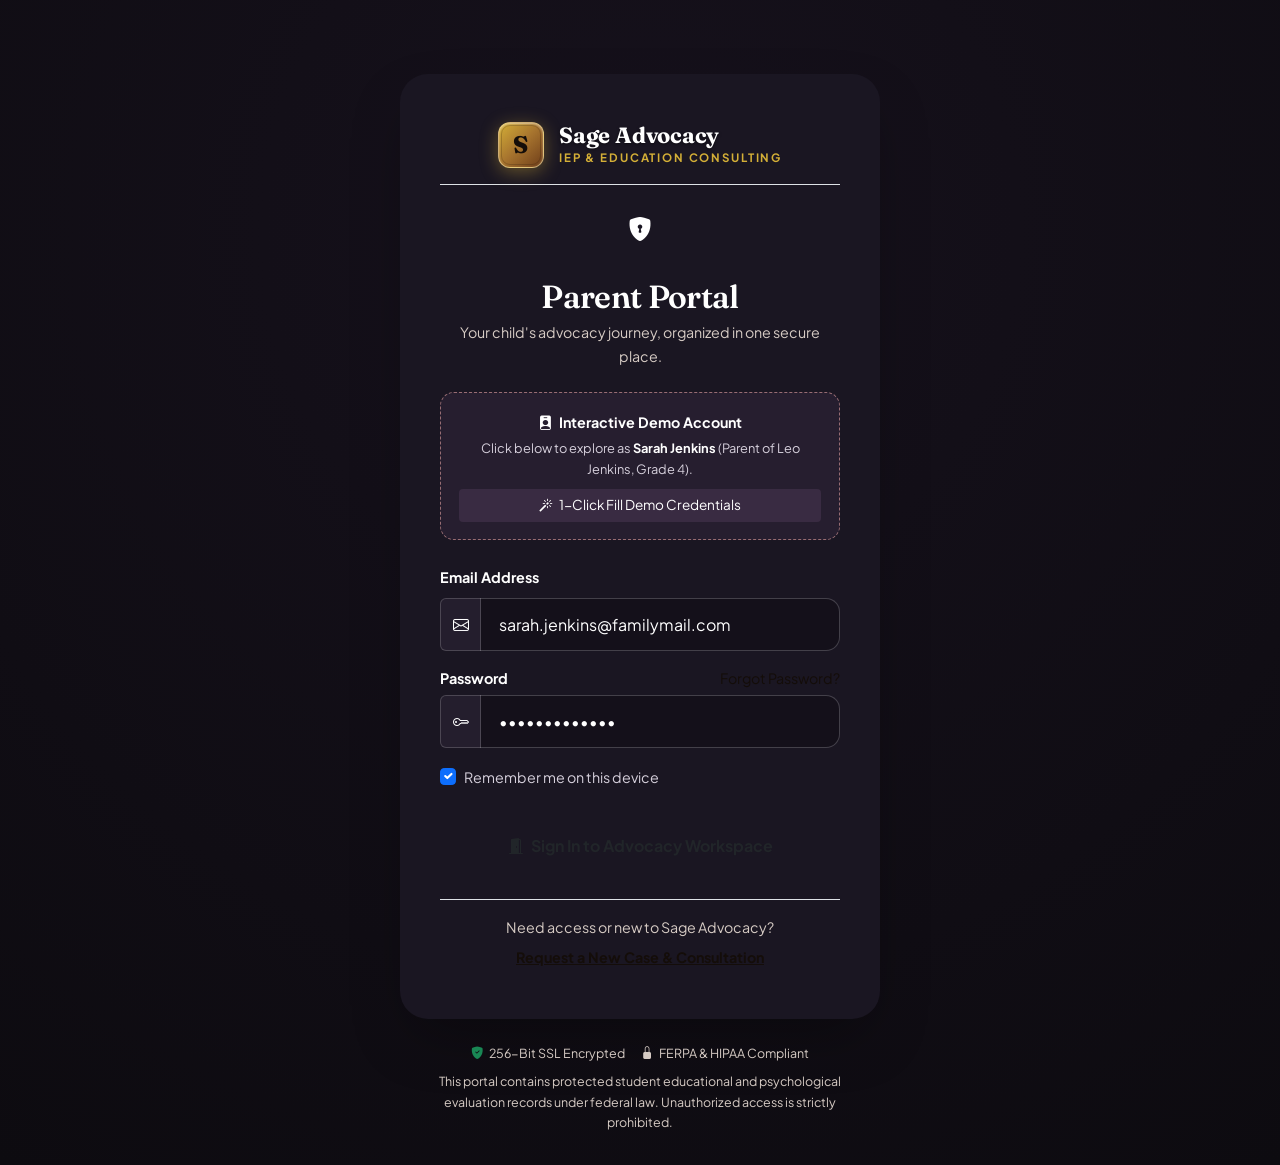
<file: login.html>
<!DOCTYPE html>
<html lang="en" dir="ltr" data-theme="dark">
<head>
  <meta charset="UTF-8">
  <meta name="viewport" content="width=device-width, initial-scale=1.0">
  <title>Parent Portal Login | Sage Educational Advocacy & Consulting</title>
  <meta name="description" content="Secure client portal for Sage Educational Advocacy parents. Access your child's IEP documents, meeting notes, goal charts, and advocate messaging.">
  
  <link rel="icon" href="data:image/svg+xml,<svg xmlns='http://www.w3.org/2000/svg' viewBox='0 0 100 100'><rect width='100' height='100' rx='20' fill='%233D3045'/><text x='50%' y='65%' font-size='50' font-family='serif' fill='%23C98F91' text-anchor='middle'>S</text></svg>">

  <link href="https://cdn.jsdelivr.net/npm/bootstrap@5.3.3/dist/css/bootstrap.min.css" rel="stylesheet">
  <link rel="stylesheet" href="https://cdn.jsdelivr.net/npm/bootstrap-icons@1.11.3/font/bootstrap-icons.min.css">
  <link rel="stylesheet" href="css/style.css">
  
  <style>
    body.login-page-bg {
      background: radial-gradient(circle at 50% 20%, #FAF7F2 0%, #EFE9DE 100%);
      min-height: 100vh;
      display: flex;
      flex-direction: column;
      align-items: center;
      justify-content: center;
      padding: 2rem 1rem;
    }
    .login-card-box {
      width: 100%;
      max-width: 480px;
      background: #FFFFFF;
      border-radius: var(--radius-xl);
      border: 1px solid var(--sage-border);
      padding: 3rem 2.5rem;
      box-shadow: var(--shadow-float);
    }
    @media (max-width: 480px) {
      .login-card-box {
        padding: 2rem 1.25rem;
        border-radius: var(--radius-lg);
      }
    }
    .demo-login-callout {
      background-color: var(--sage-rose-subtle);
      border: 1px dashed var(--sage-dusty-rose);
      border-radius: var(--radius-md);
      padding: 1.1rem;
      margin-bottom: 1.5rem;
    }

    /* Dark Mode Overrides for Login Page */
    [data-theme="dark"] body.login-page-bg,
    body.theme-dark.login-page-bg {
      background: radial-gradient(circle at 50% 20%, #16111C 0%, #0D0B10 100%) !important;
    }
    [data-theme="dark"] .login-card-box,
    body.theme-dark .login-card-box {
      background-color: #1A1622 !important;
      border-color: rgba(255, 255, 255, 0.15) !important;
      color: #FFFFFF !important;
    }
    [data-theme="dark"] .demo-login-callout,
    body.theme-dark .demo-login-callout {
      background-color: #261E2F !important;
      border: 1.5px dashed rgba(201, 143, 145, 0.7) !important;
      color: #FFFFFF !important;
    }
    [data-theme="dark"] .demo-login-callout .text-plum,
    [data-theme="dark"] .demo-login-callout strong,
    body.theme-dark .demo-login-callout .text-plum,
    body.theme-dark .demo-login-callout strong {
      color: #FFFFFF !important;
    }
    [data-theme="dark"] .demo-login-callout .text-muted,
    [data-theme="dark"] .demo-login-callout p,
    body.theme-dark .demo-login-callout .text-muted,
    body.theme-dark .demo-login-callout p {
      color: #D6D0DC !important;
    }
    [data-theme="dark"] .demo-login-callout .btn-sage-secondary,
    body.theme-dark .demo-login-callout .btn-sage-secondary {
      background: #392B42 !important;
      color: #FFFFFF !important;
      border: 1px solid var(--sage-dusty-rose) !important;
    }
    [data-theme="dark"] .form-label,
    body.theme-dark .form-label {
      color: #FFFFFF !important;
    }
    [data-theme="dark"] .input-group-text,
    body.theme-dark .input-group-text {
      background-color: #241E2D !important;
      border-color: rgba(255, 255, 255, 0.18) !important;
      color: #FFFFFF !important;
    }
    [data-theme="dark"] .input-group-text i,
    body.theme-dark .input-group-text i {
      color: #FFFFFF !important;
    }
    [data-theme="dark"] .form-control,
    body.theme-dark .form-control {
      background-color: #14101A !important;
      border-color: rgba(255, 255, 255, 0.18) !important;
      color: #FFFFFF !important;
    }
    [data-theme="dark"] .form-check-label,
    body.theme-dark .form-check-label {
      color: #D6D0DC !important;
    }
  </style>
</head>
<body class="login-page-bg">

  <!-- Centered Login Card (No public header/footer) -->
  <div class="login-card-box">
    
    <!-- Website Logo Inside Authentication Card (Clickable -> Home) -->
    <div class="text-center mb-4 pb-3 border-bottom">
      <a href="index.html" class="brand-logo-wrap justify-content-center d-inline-flex" title="Return to Sage Advocacy Home">
        <div class="brand-symbol">S</div>
        <div class="brand-text-block text-start">
          <span class="brand-name">Sage Advocacy</span>
          <span class="brand-tagline">IEP & Education Consulting</span>
        </div>
      </a>
    </div>

    <div class="text-center mb-4">
      <div class="stat-icon-box mx-auto mb-3" style="background: var(--sage-green-light); color: var(--sage-green-deep); width: 52px; height: 52px; border-radius: 50%;">
        <i class="bi bi-shield-lock-fill fs-4"></i>
      </div>
      <h2 class="serif-heading mb-1 text-plum">Parent Portal</h2>
      <p class="text-muted-custom small mb-0">
        Your child's advocacy journey, organized in one secure place.
      </p>
    </div>

    <!-- 1-Click Demo Login Bar -->
    <div class="demo-login-callout text-center">
      <div class="small fw-bold text-plum mb-1"><i class="bi bi-person-badge-fill text-rose me-1"></i> Interactive Demo Account</div>
      <p class="small text-muted mb-2" style="font-size: 0.8rem;">
        Click below to explore as <strong>Sarah Jenkins</strong> (Parent of Leo Jenkins, Grade 4).
      </p>
      <button type="button" id="fillDemoBtn" class="btn btn-sage-secondary btn-sm w-100" style="padding: 0.4rem 0.8rem; font-size: 0.85rem;">
        <i class="bi bi-magic me-1"></i> 1-Click Fill Demo Credentials
      </button>
    </div>

    <!-- Login Form -->
    <form id="parentLoginForm" action="dashboard.html" method="GET">
      <div class="mb-3">
        <label for="parentEmail" class="form-label small fw-bold text-plum">Email Address</label>
        <div class="input-group">
          <span class="input-group-text bg-light border-end-0"><i class="bi bi-envelope text-muted"></i></span>
          <input type="email" id="parentEmail" class="form-control border-start-0" placeholder="sarah.jenkins@familymail.com" required value="sarah.jenkins@familymail.com">
        </div>
      </div>

      <div class="mb-3">
        <div class="d-flex justify-content-between align-items-center">
          <label for="parentPassword" class="form-label small fw-bold text-plum mb-0">Password</label>
          <a href="#" class="small text-rose" onclick="alert('Demo reset link: Please use demo credentials to sign in directly.'); return false;">Forgot Password?</a>
        </div>
        <div class="input-group mt-1">
          <span class="input-group-text bg-light border-end-0"><i class="bi bi-key text-muted"></i></span>
          <input type="password" id="parentPassword" class="form-control border-start-0" placeholder="••••••••••••" required value="SageDemo2026!">
        </div>
      </div>

      <div class="d-flex justify-content-between align-items-center mb-4">
        <div class="form-check">
          <input class="form-check-input" type="checkbox" id="rememberMe" checked>
          <label class="form-check-label small text-muted" for="rememberMe">
            Remember me on this device
          </label>
        </div>
      </div>

      <button type="submit" class="btn btn-sage-primary w-100 py-3 fw-bold">
        <i class="bi bi-door-open-fill me-1"></i> Sign In to Advocacy Workspace
      </button>
    </form>

    <div class="text-center mt-4 pt-3 border-top">
      <p class="small text-muted mb-1">Need access or new to Sage Advocacy?</p>
      <a href="contact.html" class="small fw-bold text-plum text-decoration-underline">Request a New Case & Consultation</a>
    </div>

  </div>

  <!-- Security & FERPA Notice -->
  <div class="mt-4 text-center text-muted" style="max-width: 440px; font-size: 0.78rem;">
    <div class="d-flex justify-content-center gap-3 mb-2 text-muted">
      <span><i class="bi bi-shield-fill-check text-success me-1"></i> 256-Bit SSL Encrypted</span>
      <span><i class="bi bi-lock-fill text-rose me-1"></i> FERPA & HIPAA Compliant</span>
    </div>
    <span>
      This portal contains protected student educational and psychological evaluation records under federal law. Unauthorized access is strictly prohibited.
    </span>
  </div>

  <script>
    document.getElementById('fillDemoBtn').addEventListener('click', function() {
      document.getElementById('parentEmail').value = 'sarah.jenkins@familymail.com';
      document.getElementById('parentPassword').value = 'SageDemo2026!';
      const btn = this;
      btn.innerHTML = '<i class="bi bi-check-lg text-success me-1"></i> Credentials Loaded!';
      setTimeout(() => {
        btn.innerHTML = '<i class="bi bi-magic me-1"></i> 1-Click Fill Demo Credentials';
      }, 2000);
    });
  </script>
</body>
</html>
</file>
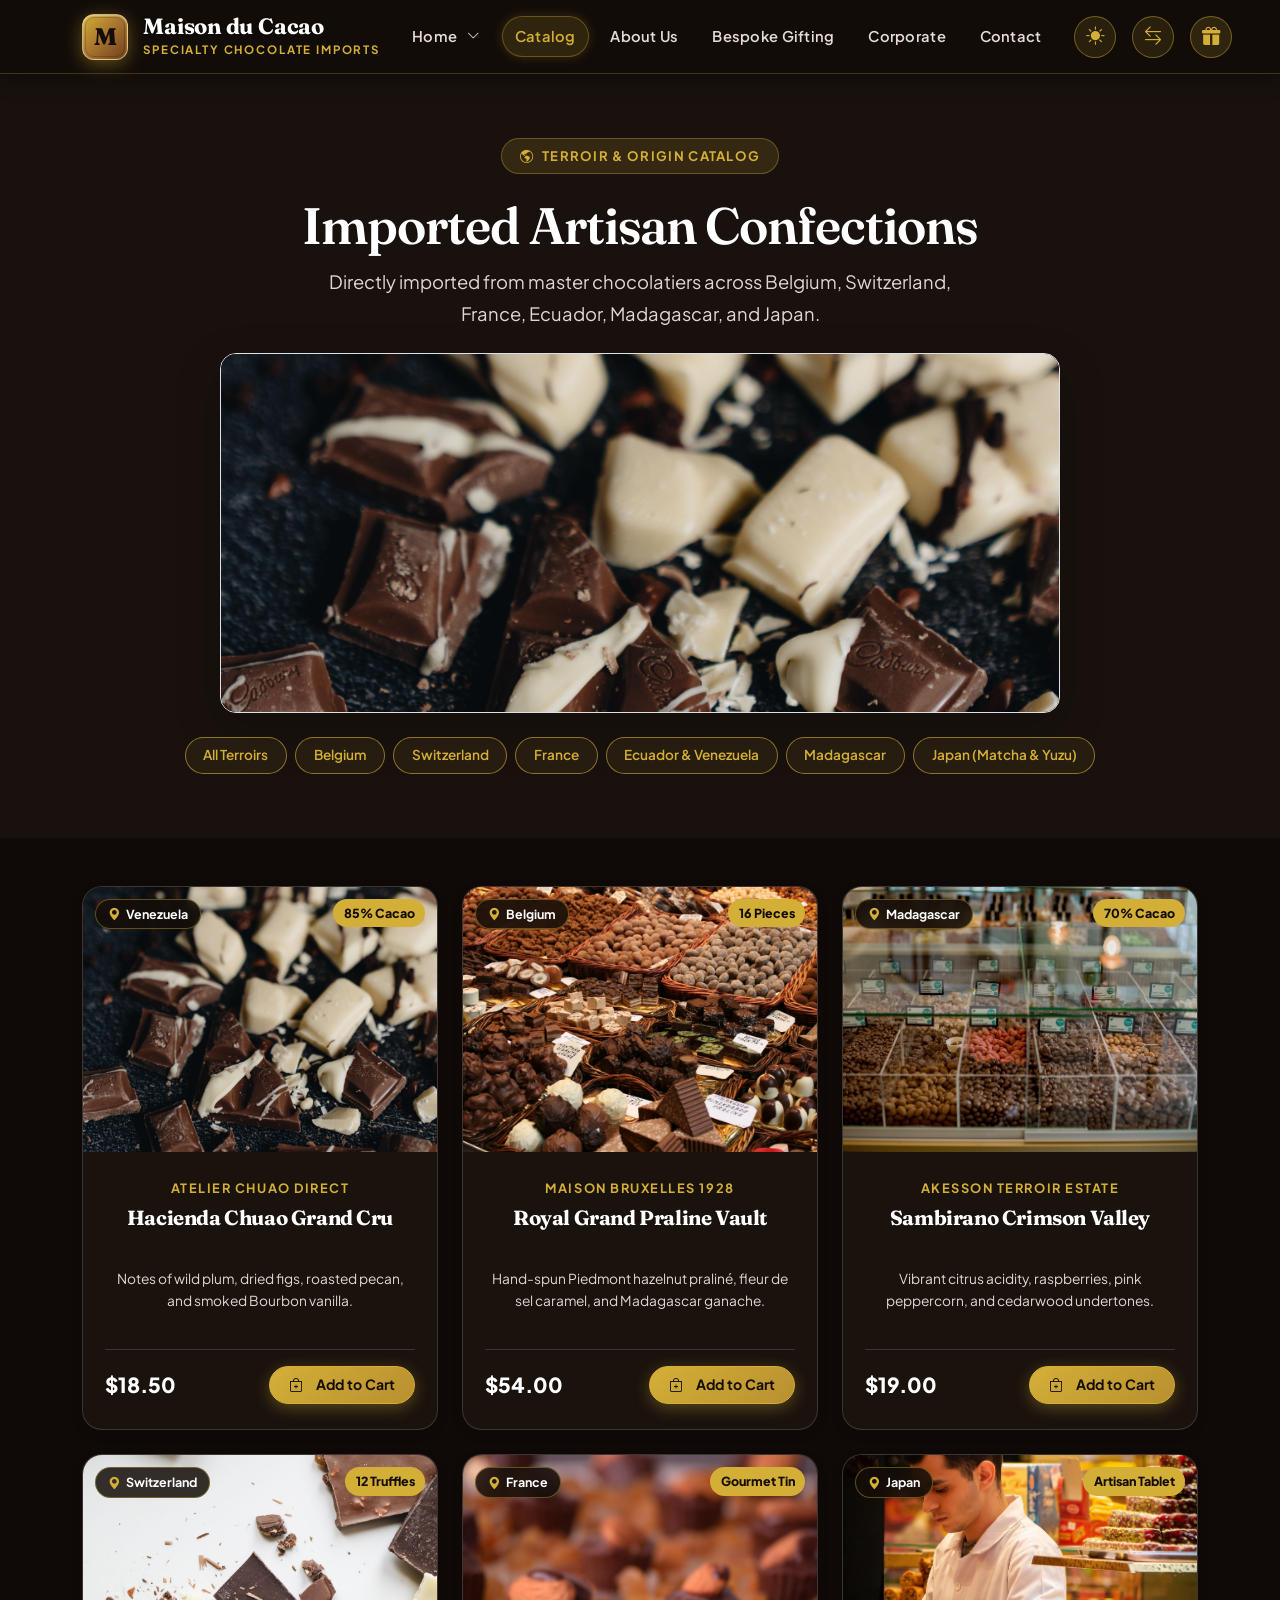
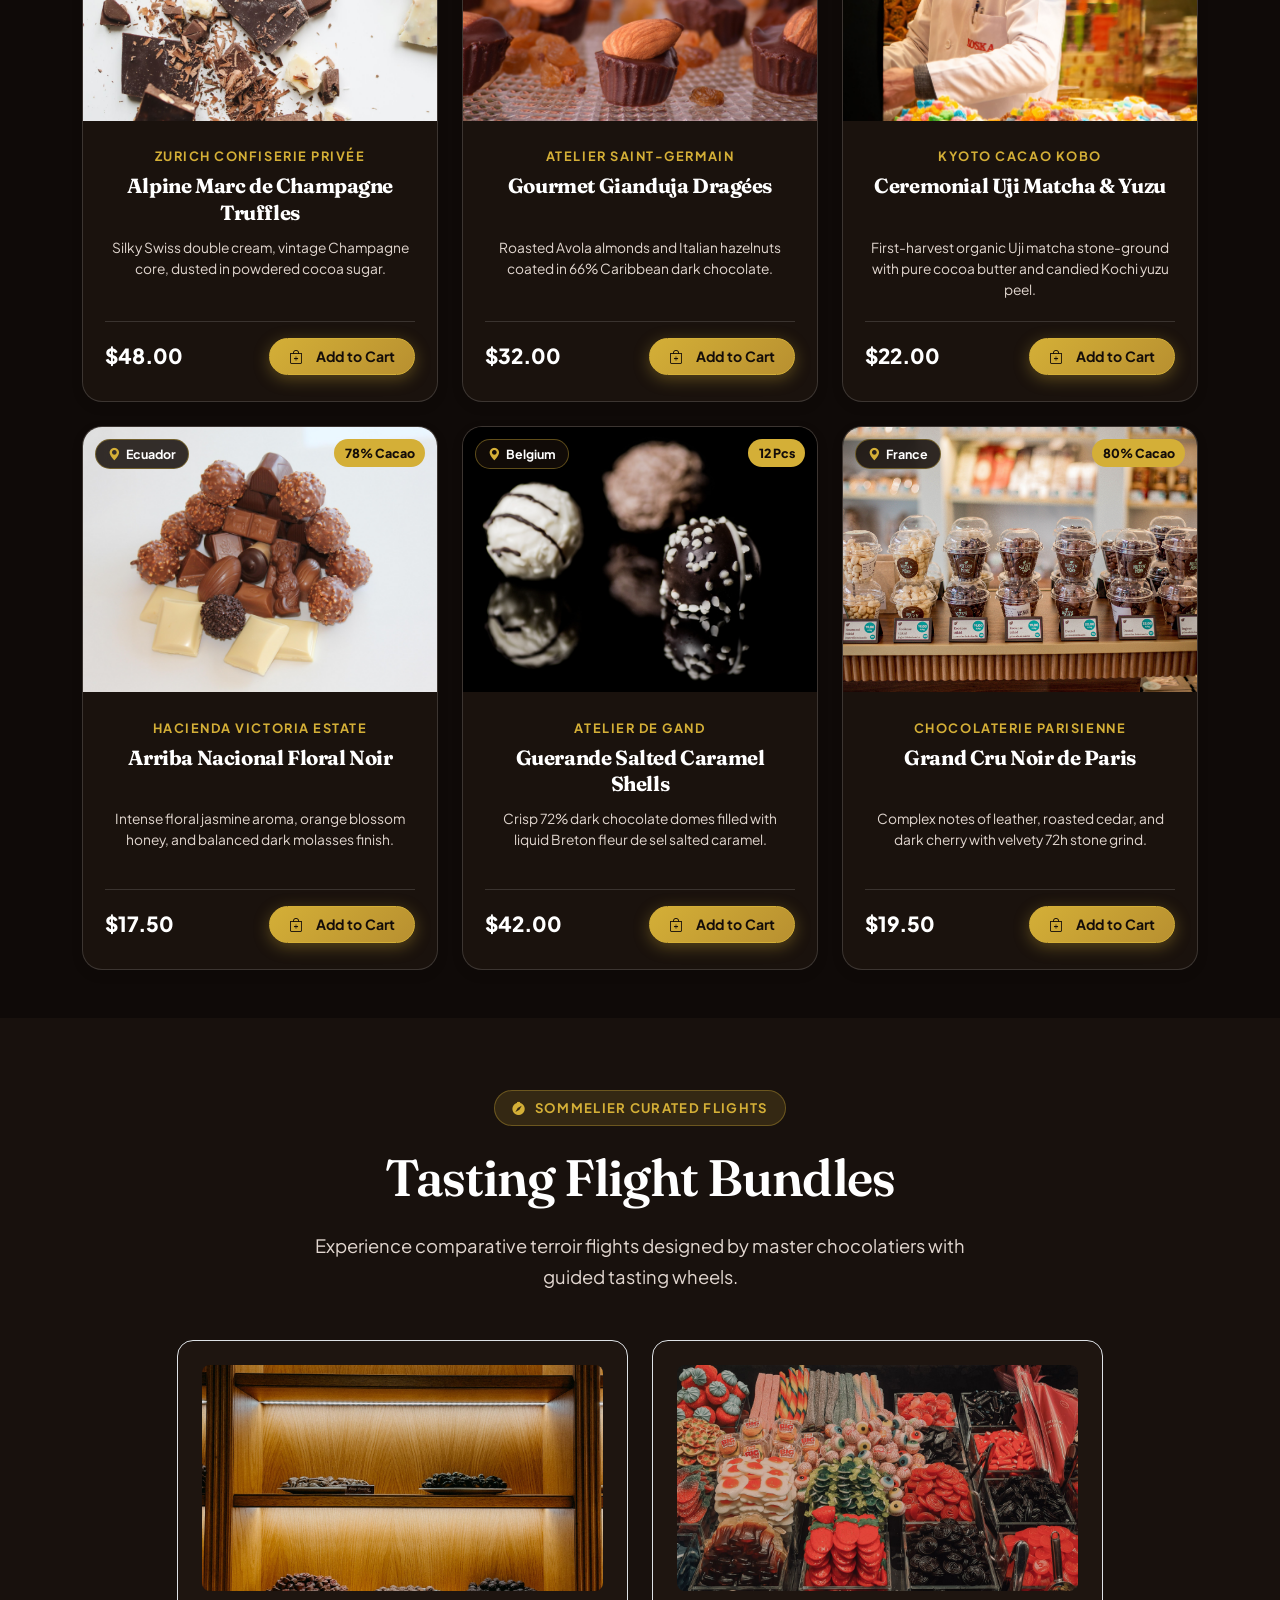
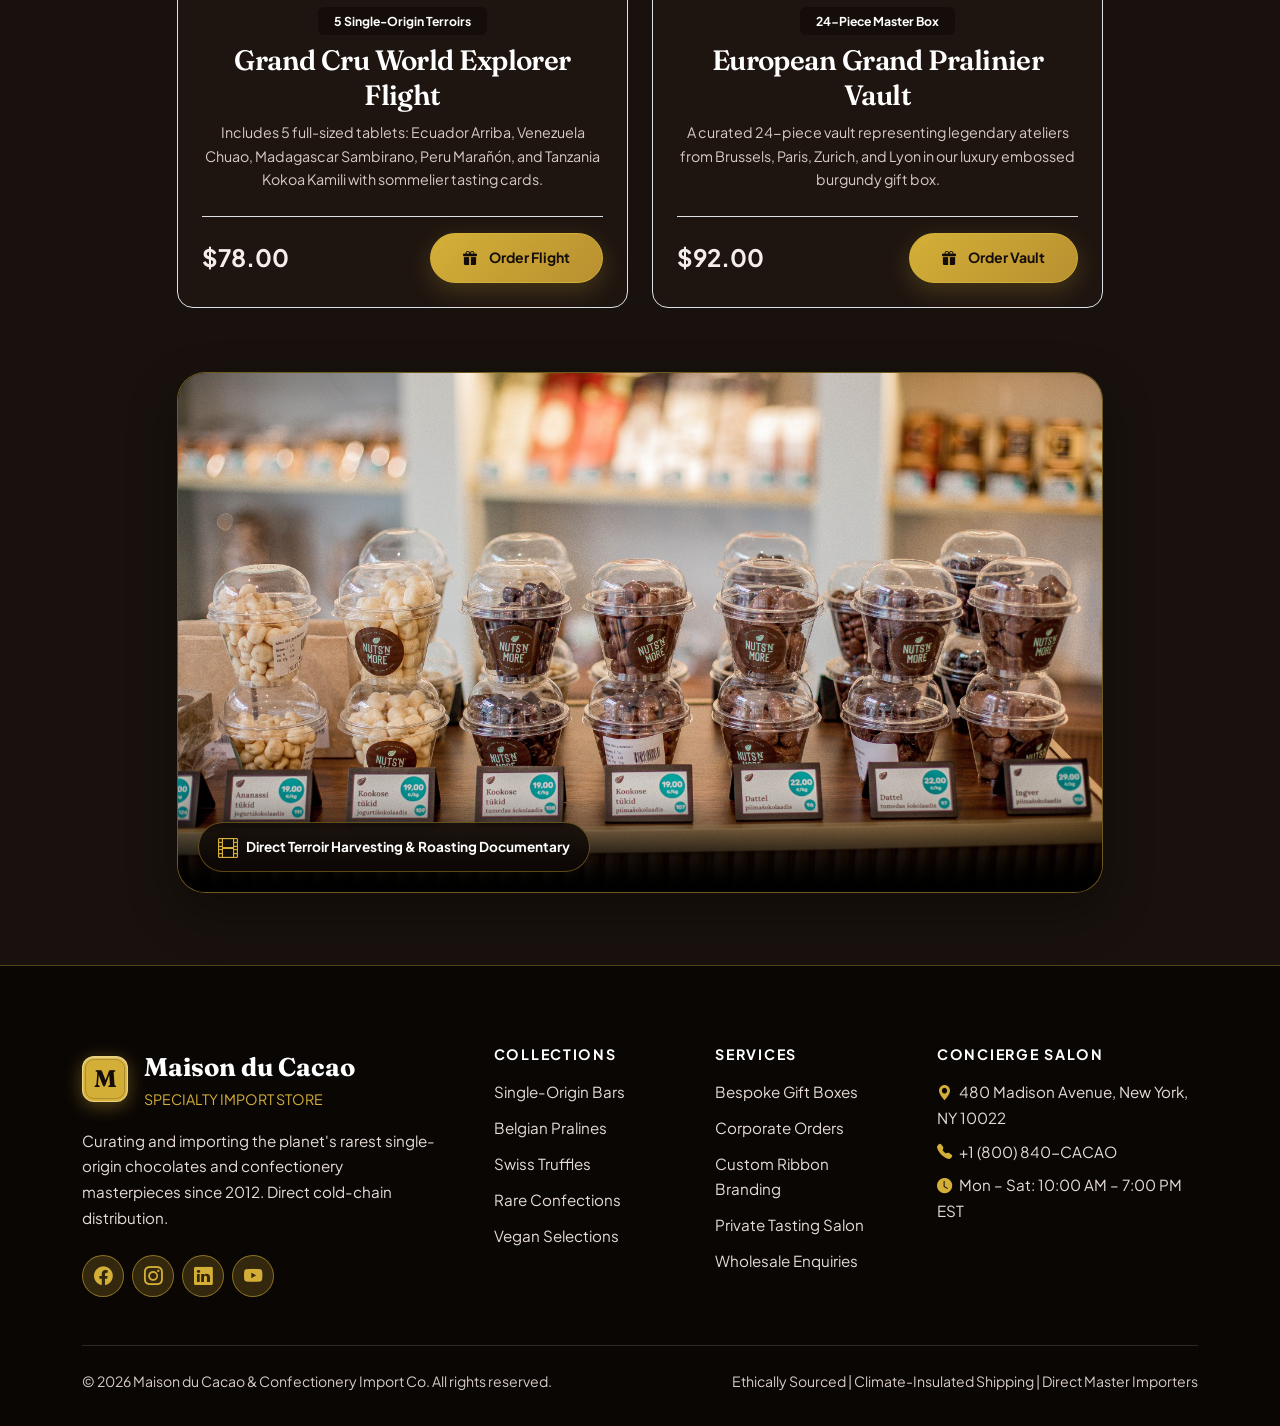
<file: products.html>
<!DOCTYPE html>
<html lang="en" dir="ltr" data-theme="dark">
<head>
  <meta charset="UTF-8">
  <meta name="viewport" content="width=device-width, initial-scale=1.0">
  <title>Imported Chocolate Catalog | Maison du Cacao</title>
  <meta name="description" content="Explore imported single-origin chocolate bars, Belgian pralines, Swiss alpine truffles, and Parisian confections filterable by terroir and cacao percentage.">

  <!-- Favicon -->
  <link rel="icon" href="data:image/svg+xml,<svg xmlns='http://www.w3.org/2000/svg' viewBox='0 0 100 100'><rect width='100' height='100' rx='20' fill='%23140D09'/><text x='50%' y='66%' font-size='50' font-family='serif' fill='%23D4AF37' text-anchor='middle'>M</text></svg>">

  <!-- Bootstrap 5.3 & Icons -->
  <link href="https://cdn.jsdelivr.net/npm/bootstrap@5.3.3/dist/css/bootstrap.min.css" rel="stylesheet">
  <link rel="stylesheet" href="https://cdn.jsdelivr.net/npm/bootstrap-icons@1.11.3/font/bootstrap-icons.min.css">
  <link rel="stylesheet" href="css/style.css">
</head>
<body>

  <!-- Fixed Straight-Line Navigation -->
  <!-- Conventional Fixed Navigation -->
  <nav class="navbar cacao-navbar fixed-top">
    <div class="container">
      <div class="navbar-straight-wrapper">
        
        <a class="brand-logo-wrap" href="index.html">
          <div class="brand-symbol">M</div>
          <div class="brand-text-block">
            <span class="brand-name">Maison du Cacao</span>
            <span class="brand-tagline">Specialty Chocolate Imports</span>
          </div>
        </a>

        <!-- Center: Conventional Navigation Links (Desktop) -->
        <ul class="cacao-nav-links">
          <li class="cacao-nav-item dropdown">
            <a class="cacao-nav-link" href="#" role="button" data-bs-toggle="dropdown" aria-expanded="false">
              Home <i class="bi bi-chevron-down small ms-1"></i>
            </a>
            <ul class="dropdown-menu">
              <li><a class="dropdown-item" href="index.html"><i class="bi bi-house-door-fill text-gold me-2"></i> Home 1 — Classic</a></li>
              <li><a class="dropdown-item" href="home2.html"><i class="bi bi-stars text-gold me-2"></i> Home 2 — Grand Reserve</a></li>
            </ul>
          </li>
          <li class="cacao-nav-item">
            <a class="cacao-nav-link active" href="products.html">Catalog</a>
          </li>
          <li class="cacao-nav-item">
            <a class="cacao-nav-link" href="about.html">About Us</a>
          </li>
          <li class="cacao-nav-item">
            <a class="cacao-nav-link" href="gifting.html">Bespoke Gifting</a>
          </li>
          <li class="cacao-nav-item">
            <a class="cacao-nav-link" href="corporate.html">Corporate</a>
          </li>
          <li class="cacao-nav-item">
            <a class="cacao-nav-link" href="contact.html">Contact</a>
          </li>
        </ul>

        <div class="d-flex align-items-center gap-2 gap-sm-3">
          <button type="button" class="theme-toggle-btn" title="Toggle Theme" aria-label="Toggle Theme"><i class="bi bi-sun-fill text-gold"></i></button>
          <button type="button" class="dir-toggle-btn" title="Toggle Direction" aria-label="Toggle Direction"><i class="bi bi-arrow-left-right"></i></button>
          <a href="gifting.html" class="nav-icon-circle-btn concierge-pill" title="Bespoke Gifting" aria-label="Bespoke Gifting"><i class="bi bi-gift-fill"></i></a>
          <button type="button" class="magnetic-menu-btn" title="Open Menu" aria-label="Open Fullscreen Menu">
            <div class="menu-hamburger-icon"><span></span><span></span></div>
          </button>
        </div>

      </div>
    </div>
  </nav>

  <!-- Fullscreen Magnetic Navigation Overlay -->
  <div id="fullscreenNavOverlay" class="fullscreen-nav-overlay">
    <div class="nav-overlay-header">
      <a class="brand-logo-wrap" href="index.html">
        <div class="brand-symbol">M</div>
        <div class="brand-text-block">
          <span class="brand-name text-white">Maison du Cacao</span>
          <span class="brand-tagline text-gold">Specialty Chocolate Imports</span>
        </div>
      </a>
      <div class="d-flex align-items-center gap-2">
        <button type="button" class="theme-toggle-btn" title="Toggle Theme" aria-label="Toggle Theme"><i class="bi bi-sun-fill text-gold"></i></button>
        <button type="button" class="dir-toggle-btn" title="Toggle RTL/LTR" aria-label="Toggle Direction"><i class="bi bi-arrow-left-right text-white"></i></button>
        <button type="button" id="navCloseBtn" class="nav-close-btn" aria-label="Close Menu"><span>Close</span> <i class="bi bi-x-lg"></i></button>
      </div>
    </div>

    <div class="nav-overlay-body">
      <div class="overlay-nav-column">
        <ul class="overlay-menu-list">
          <li class="overlay-menu-item"><a href="index.html" class="overlay-menu-link" data-preview-img="previewHome1"><span class="overlay-menu-num">01</span><span class="overlay-menu-text">HOME 1 — CLASSIC</span></a></li>
          <li class="overlay-menu-item"><a href="home2.html" class="overlay-menu-link" data-preview-img="previewHome2"><span class="overlay-menu-num">02</span><span class="overlay-menu-text">HOME 2 — GRAND RESERVE</span></a></li>
          <li class="overlay-menu-item"><a href="products.html" class="overlay-menu-link active" aria-current="page" data-preview-img="previewProducts"><span class="overlay-menu-num">03</span><span class="overlay-menu-text">PRODUCTS CATALOG</span></a></li>
          <li class="overlay-menu-item"><a href="about.html" class="overlay-menu-link" data-preview-img="previewAbout"><span class="overlay-menu-num">04</span><span class="overlay-menu-text">ABOUT US</span></a></li>
          <li class="overlay-menu-item"><a href="gifting.html" class="overlay-menu-link" data-preview-img="previewGifting"><span class="overlay-menu-num">05</span><span class="overlay-menu-text">BESPOKE GIFTING</span></a></li>
          <li class="overlay-menu-item"><a href="corporate.html" class="overlay-menu-link" data-preview-img="previewCorporate"><span class="overlay-menu-num">06</span><span class="overlay-menu-text">CORPORATE ORDERS</span></a></li>
          <li class="overlay-menu-item"><a href="contact.html" class="overlay-menu-link" data-preview-img="previewContact"><span class="overlay-menu-num">07</span><span class="overlay-menu-text">CONTACT & SALON</span></a></li>
        </ul>
      </div>

      <div class="overlay-preview-viewport d-none d-lg-block">
        <img id="previewHome1" src="image/dimitrisvetsikas1969-chocolaterie-3590621_1920.jpg" class="overlay-preview-img" alt="Home Classic">
        <img id="previewHome2" src="image/pexels-valeriya-10323376.jpg" class="overlay-preview-img" alt="Home Grand Reserve">
        <img id="previewProducts" src="image/pexels-alleksana-4113345.jpg" class="overlay-preview-img active" alt="Products Preview">
        <img id="previewAbout" src="image/dimitrisvetsikas1969-chocolaterie-3590622_1920.jpg" class="overlay-preview-img" alt="About Preview">
        <img id="previewGifting" src="image/abouyassin-christmas-5816557_1920.jpg" class="overlay-preview-img" alt="Gifting Preview">
        <img id="previewCorporate" src="image/pexels-gorkemography-1013671176-36921982.jpg" class="overlay-preview-img" alt="Corporate Preview">
        <img id="previewContact" src="image/dimitrisvetsikas1969-chocolaterie-3590622_1920.jpg" class="overlay-preview-img" alt="Contact Preview">
      </div>
    </div>

    <div class="nav-overlay-footer">
      <div class="d-flex align-items-center gap-3">
        <span><i class="bi bi-airplane-engines-fill text-gold me-1"></i> Direct Air-Import Cold Chain</span>
        <span>|</span>
        <span><i class="bi bi-shield-check text-gold me-1"></i> 100% Single-Estate Certified</span>
      </div>
      <div class="small"><span>Concierge: concierge@maisonducacao.com</span></div>
    </div>
  </div>

  <!-- Page Header -->
  <header class="py-5 text-center bg-cream-light">
    <div class="container py-3">
      <span class="section-tag"><i class="bi bi-globe-americas"></i> Terroir & Origin Catalog</span>
      <h1 class="serif-heading section-heading-lg mb-2">Imported Artisan Confections</h1>
      <p class="section-subhead mb-4">
        Directly imported from master chocolatiers across Belgium, Switzerland, France, Ecuador, Madagascar, and Japan.
      </p>

      <!-- Hero Image Showcase -->
      <div class="rounded-4 overflow-hidden border shadow-lg mx-auto mb-4" style="max-width: 920px; aspect-ratio: 21 / 9; max-height: 360px;">
        <img src="image/pexels-alleksana-4113345.jpg" alt="Maison du Cacao Terroir & Origin Catalog" style="width: 100%; height: 100%; object-fit: cover;">
      </div>

      <!-- Origin Filter Pills -->
      <div class="d-flex flex-wrap justify-content-center gap-2 mt-2">
        <button type="button" class="btn btn-sm btn-cacao-outline origin-filter-btn active" data-filter="all">All Terroirs</button>
        <button type="button" class="btn btn-sm btn-cacao-outline origin-filter-btn" data-filter="belgium">Belgium</button>
        <button type="button" class="btn btn-sm btn-cacao-outline origin-filter-btn" data-filter="switzerland">Switzerland</button>
        <button type="button" class="btn btn-sm btn-cacao-outline origin-filter-btn" data-filter="france">France</button>
        <button type="button" class="btn btn-sm btn-cacao-outline origin-filter-btn" data-filter="ecuador">Ecuador & Venezuela</button>
        <button type="button" class="btn btn-sm btn-cacao-outline origin-filter-btn" data-filter="madagascar">Madagascar</button>
        <button type="button" class="btn btn-sm btn-cacao-outline origin-filter-btn" data-filter="japan">Japan (Matcha & Yuzu)</button>
      </div>
    </div>
  </header>

  <!-- Product Grid Section -->
  <section class="py-5">
    <div class="container">
      <div class="row g-4" id="productsGridContainer">
        
        <!-- Product 1: Venezuela / Dark -->
        <div class="col-12 col-md-6 col-lg-4 product-grid-col" data-origin="ecuador" data-type="single-origin">
          <div class="chocolate-card">
            <div class="card-img-wrapper">
              <img src="image/pexels-alleksana-4113345.jpg" alt="Chuao Grand Cru Bar">
              <span class="origin-tag-pill"><i class="bi bi-geo-alt-fill text-gold"></i> Venezuela</span>
              <span class="cocoa-pct-badge">85% Cacao</span>
            </div>
            <div class="chocolate-card-body">
              <div class="choc-brand-title">Atelier Chuao Direct</div>
              <h3 class="choc-product-name">Hacienda Chuao Grand Cru</h3>
              <p class="choc-flavor-notes">Notes of wild plum, dried figs, roasted pecan, and smoked Bourbon vanilla.</p>
              <div class="choc-price-row">
                <div class="choc-price">$18.50</div>
                <button type="button" class="btn btn-cacao-primary btn-sm" onclick="alert('Added Hacienda Chuao to cart.');">
                  <i class="bi bi-bag-plus me-1"></i> Add to Cart
                </button>
              </div>
            </div>
          </div>
        </div>

        <!-- Product 2: Belgium / Praline -->
        <div class="col-12 col-md-6 col-lg-4 product-grid-col" data-origin="belgium" data-type="pralines">
          <div class="chocolate-card">
            <div class="card-img-wrapper">
              <img src="image/platus-chocolates-656087_1920.jpg" alt="Brussels Royal Pralines Selection">
              <span class="origin-tag-pill"><i class="bi bi-geo-alt-fill text-gold"></i> Belgium</span>
              <span class="cocoa-pct-badge">16 Pieces</span>
            </div>
            <div class="chocolate-card-body">
              <div class="choc-brand-title">Maison Bruxelles 1928</div>
              <h3 class="choc-product-name">Royal Grand Praline Vault</h3>
              <p class="choc-flavor-notes">Hand-spun Piedmont hazelnut praliné, fleur de sel caramel, and Madagascar ganache.</p>
              <div class="choc-price-row">
                <div class="choc-price">$54.00</div>
                <button type="button" class="btn btn-cacao-primary btn-sm" onclick="alert('Added Royal Grand Praline Vault to cart.');">
                  <i class="bi bi-bag-plus me-1"></i> Add to Cart
                </button>
              </div>
            </div>
          </div>
        </div>

        <!-- Product 3: Madagascar / Crimson -->
        <div class="col-12 col-md-6 col-lg-4 product-grid-col" data-origin="madagascar" data-type="single-origin">
          <div class="chocolate-card">
            <div class="card-img-wrapper">
              <img src="image/pexels-valeriya-10323388.jpg" alt="Madagascar Sambirano Valley Bar">
              <span class="origin-tag-pill"><i class="bi bi-geo-alt-fill text-gold"></i> Madagascar</span>
              <span class="cocoa-pct-badge">70% Cacao</span>
            </div>
            <div class="chocolate-card-body">
              <div class="choc-brand-title">Akesson Terroir Estate</div>
              <h3 class="choc-product-name">Sambirano Crimson Valley</h3>
              <p class="choc-flavor-notes">Vibrant citrus acidity, raspberries, pink peppercorn, and cedarwood undertones.</p>
              <div class="choc-price-row">
                <div class="choc-price">$19.00</div>
                <button type="button" class="btn btn-cacao-primary btn-sm" onclick="alert('Added Sambirano Crimson Valley to cart.');">
                  <i class="bi bi-bag-plus me-1"></i> Add to Cart
                </button>
              </div>
            </div>
          </div>
        </div>

        <!-- Product 4: Switzerland / Alpine Truffles -->
        <div class="col-12 col-md-6 col-lg-4 product-grid-col" data-origin="switzerland" data-type="truffles">
          <div class="chocolate-card">
            <div class="card-img-wrapper">
              <img src="image/pexels-polina-tankilevitch-4110093.jpg" alt="Swiss Alpine Truffle Collection">
              <span class="origin-tag-pill"><i class="bi bi-geo-alt-fill text-gold"></i> Switzerland</span>
              <span class="cocoa-pct-badge">12 Truffles</span>
            </div>
            <div class="chocolate-card-body">
              <div class="choc-brand-title">Zurich Confiserie Privée</div>
              <h3 class="choc-product-name">Alpine Marc de Champagne Truffles</h3>
              <p class="choc-flavor-notes">Silky Swiss double cream, vintage Champagne core, dusted in powdered cocoa sugar.</p>
              <div class="choc-price-row">
                <div class="choc-price">$48.00</div>
                <button type="button" class="btn btn-cacao-primary btn-sm" onclick="alert('Added Alpine Champagne Truffles to cart.');">
                  <i class="bi bi-bag-plus me-1"></i> Add to Cart
                </button>
              </div>
            </div>
          </div>
        </div>

        <!-- Product 5: France / Dragées & Ganaches -->
        <div class="col-12 col-md-6 col-lg-4 product-grid-col" data-origin="france" data-type="confections">
          <div class="chocolate-card">
            <div class="card-img-wrapper">
              <img src="image/explorerbob-almond-2629252_1920.jpg" alt="Parisian Dark Hazelnut Dragées">
              <span class="origin-tag-pill"><i class="bi bi-geo-alt-fill text-gold"></i> France</span>
              <span class="cocoa-pct-badge">Gourmet Tin</span>
            </div>
            <div class="chocolate-card-body">
              <div class="choc-brand-title">Atelier Saint-Germain</div>
              <h3 class="choc-product-name">Gourmet Gianduja Dragées</h3>
              <p class="choc-flavor-notes">Roasted Avola almonds and Italian hazelnuts coated in 66% Caribbean dark chocolate.</p>
              <div class="choc-price-row">
                <div class="choc-price">$32.00</div>
                <button type="button" class="btn btn-cacao-primary btn-sm" onclick="alert('Added Gourmet Gianduja Dragées to cart.');">
                  <i class="bi bi-bag-plus me-1"></i> Add to Cart
                </button>
              </div>
            </div>
          </div>
        </div>

        <!-- Product 6: Japan / Matcha & Yuzu -->
        <div class="col-12 col-md-6 col-lg-4 product-grid-col" data-origin="japan" data-type="confections">
          <div class="chocolate-card">
            <div class="card-img-wrapper">
              <img src="image/pexels-alimuart-14836741.jpg" alt="Kyoto Ceremonial Uji Matcha White Chocolate">
              <span class="origin-tag-pill"><i class="bi bi-geo-alt-fill text-gold"></i> Japan</span>
              <span class="cocoa-pct-badge">Artisan Tablet</span>
            </div>
            <div class="chocolate-card-body">
              <div class="choc-brand-title">Kyoto Cacao Kobo</div>
              <h3 class="choc-product-name">Ceremonial Uji Matcha & Yuzu</h3>
              <p class="choc-flavor-notes">First-harvest organic Uji matcha stone-ground with pure cocoa butter and candied Kochi yuzu peel.</p>
              <div class="choc-price-row">
                <div class="choc-price">$22.00</div>
                <button type="button" class="btn btn-cacao-primary btn-sm" onclick="alert('Added Uji Matcha & Yuzu to cart.');">
                  <i class="bi bi-bag-plus me-1"></i> Add to Cart
                </button>
              </div>
            </div>
          </div>
        </div>

        <!-- Product 7: Ecuador / Arriba Nacional -->
        <div class="col-12 col-md-6 col-lg-4 product-grid-col" data-origin="ecuador" data-type="single-origin">
          <div class="chocolate-card">
            <div class="card-img-wrapper">
              <img src="image/feiern1-chocolate-1063751_1920.jpg" alt="Ecuadorian Arriba Nacional Dark Bar">
              <span class="origin-tag-pill"><i class="bi bi-geo-alt-fill text-gold"></i> Ecuador</span>
              <span class="cocoa-pct-badge">78% Cacao</span>
            </div>
            <div class="chocolate-card-body">
              <div class="choc-brand-title">Hacienda Victoria Estate</div>
              <h3 class="choc-product-name">Arriba Nacional Floral Noir</h3>
              <p class="choc-flavor-notes">Intense floral jasmine aroma, orange blossom honey, and balanced dark molasses finish.</p>
              <div class="choc-price-row">
                <div class="choc-price">$17.50</div>
                <button type="button" class="btn btn-cacao-primary btn-sm" onclick="alert('Added Arriba Nacional to cart.');">
                  <i class="bi bi-bag-plus me-1"></i> Add to Cart
                </button>
              </div>
            </div>
          </div>
        </div>

        <!-- Product 8: Belgium / Ganache Box -->
        <div class="col-12 col-md-6 col-lg-4 product-grid-col" data-origin="belgium" data-type="pralines">
          <div class="chocolate-card">
            <div class="card-img-wrapper">
              <img src="image/alexanderstein-chocolate-candy-182861_1920.jpg" alt="Belgian Fleur de Sel Caramel Ganache">
              <span class="origin-tag-pill"><i class="bi bi-geo-alt-fill text-gold"></i> Belgium</span>
              <span class="cocoa-pct-badge">12 Pcs</span>
            </div>
            <div class="chocolate-card-body">
              <div class="choc-brand-title">Atelier De Gand</div>
              <h3 class="choc-product-name">Guerande Salted Caramel Shells</h3>
              <p class="choc-flavor-notes">Crisp 72% dark chocolate domes filled with liquid Breton fleur de sel salted caramel.</p>
              <div class="choc-price-row">
                <div class="choc-price">$42.00</div>
                <button type="button" class="btn btn-cacao-primary btn-sm" onclick="alert('Added Guerande Caramel Shells to cart.');">
                  <i class="bi bi-bag-plus me-1"></i> Add to Cart
                </button>
              </div>
            </div>
          </div>
        </div>

        <!-- Product 9: France / Bean to Bar Collection -->
        <div class="col-12 col-md-6 col-lg-4 product-grid-col" data-origin="france" data-type="single-origin">
          <div class="chocolate-card">
            <div class="card-img-wrapper">
              <img src="image/pexels-valeriya-10323376.jpg" alt="Parisian Dark Chocolate Tablet">
              <span class="origin-tag-pill"><i class="bi bi-geo-alt-fill text-gold"></i> France</span>
              <span class="cocoa-pct-badge">80% Cacao</span>
            </div>
            <div class="chocolate-card-body">
              <div class="choc-brand-title">Chocolaterie Parisienne</div>
              <h3 class="choc-product-name">Grand Cru Noir de Paris</h3>
              <p class="choc-flavor-notes">Complex notes of leather, roasted cedar, and dark cherry with velvety 72h stone grind.</p>
              <div class="choc-price-row">
                <div class="choc-price">$19.50</div>
                <button type="button" class="btn btn-cacao-primary btn-sm" onclick="alert('Added Grand Cru Noir de Paris to cart.');">
                  <i class="bi bi-bag-plus me-1"></i> Add to Cart
                </button>
              </div>
            </div>
          </div>
        </div>

      </div>
    </div>
  </section>

  <!-- Curated Tasting Flights Section -->
  <section class="py-5 bg-cream-light">
    <div class="container py-4">
      <div class="text-center mb-5">
        <span class="section-tag"><i class="bi bi-compass-fill"></i> Sommelier Curated Flights</span>
        <h2 class="serif-heading section-heading-lg">Tasting Flight Bundles</h2>
        <p class="section-subhead">
          Experience comparative terroir flights designed by master chocolatiers with guided tasting wheels.
        </p>
      </div>

      <div class="row g-4 justify-content-center">
        <div class="col-12 col-md-6 col-lg-5">
          <div class="p-4 rounded-4 bg-white border h-100 d-flex flex-column text-center">
            <div class="rounded-3 overflow-hidden mb-3" style="aspect-ratio: 16 / 9;">
              <img src="image/pexels-ahmet-arikaya-2121624-11293330.jpg" alt="World Explorer Flight" style="width: 100%; height: 100%; object-fit: cover;">
            </div>
            <span class="badge bg-noir text-gold align-self-center px-3 py-2 mb-2">5 Single-Origin Terroirs</span>
            <h3 class="serif-heading mb-2">Grand Cru World Explorer Flight</h3>
            <p class="text-muted small mb-4">
              Includes 5 full-sized tablets: Ecuador Arriba, Venezuela Chuao, Madagascar Sambirano, Peru Marañón, and Tanzania Kokoa Kamili with sommelier tasting cards.
            </p>
            <div class="mt-auto pt-3 border-top d-flex justify-content-between align-items-center">
              <div class="fs-4 fw-bold">$78.00</div>
              <a href="gifting.html" class="btn btn-cacao-gold btn-sm"><i class="bi bi-gift-fill me-1"></i> Order Flight</a>
            </div>
          </div>
        </div>

        <div class="col-12 col-md-6 col-lg-5">
          <div class="p-4 rounded-4 bg-white border h-100 d-flex flex-column text-center">
            <div class="rounded-3 overflow-hidden mb-3" style="aspect-ratio: 16 / 9;">
              <img src="image/pexels-melvin-silva-682283785-18180778.jpg" alt="European Master Praline Vault" style="width: 100%; height: 100%; object-fit: cover;">
            </div>
            <span class="badge bg-noir text-gold align-self-center px-3 py-2 mb-2">24-Piece Master Box</span>
            <h3 class="serif-heading mb-2">European Grand Pralinier Vault</h3>
            <p class="text-muted small mb-4">
              A curated 24-piece vault representing legendary ateliers from Brussels, Paris, Zurich, and Lyon in our luxury embossed burgundy gift box.
            </p>
            <div class="mt-auto pt-3 border-top d-flex justify-content-between align-items-center">
              <div class="fs-4 fw-bold">$92.00</div>
              <a href="gifting.html" class="btn btn-cacao-gold btn-sm"><i class="bi bi-gift-fill me-1"></i> Order Vault</a>
            </div>
          </div>
        </div>
      </div>

      <!-- Terroir Video Showcase in Products -->
      <div class="row justify-content-center mt-5 pt-3">
        <div class="col-lg-10">
          <div class="video-showcase-wrapper">
            <video autoplay muted loop playsinline controls poster="image/pexels-valeriya-10323376.jpg">
              <source src="vi9deos/4061791-hd_1920_1080_24fps.mp4" type="video/mp4">
              Your browser does not support the video tag.
            </video>
            <div class="video-overlay-badge">
              <i class="bi bi-film text-gold fs-5"></i>
              <span>Direct Terroir Harvesting & Roasting Documentary</span>
            </div>
          </div>
        </div>
      </div>
    </div>
  </section>

  <!-- Luxury Footer -->
  <footer class="cacao-footer">
    <div class="container">
      <div class="row g-4 justify-content-between mb-5">
        <div class="col-lg-4 text-start">
          <div class="d-flex align-items-center gap-3 mb-3">
            <div class="brand-symbol">M</div>
            <div>
              <div class="footer-brand-title mb-0">Maison du Cacao</div>
              <div class="small text-gold text-uppercase tracking-widest">Specialty Import Store</div>
            </div>
          </div>
          <p class="small text-muted mb-4">
            Curating and importing the planet's rarest single-origin chocolates and confectionery masterpieces since 2012. Direct cold-chain distribution.
          </p>
          <div class="footer-social-links d-flex gap-2">
            <a href="https://facebook.com" target="_blank" rel="noopener noreferrer"><i class="bi bi-facebook"></i></a>
            <a href="https://instagram.com" target="_blank" rel="noopener noreferrer"><i class="bi bi-instagram"></i></a>
            <a href="https://linkedin.com" target="_blank" rel="noopener noreferrer"><i class="bi bi-linkedin"></i></a>
            <a href="https://youtube.com" target="_blank" rel="noopener noreferrer"><i class="bi bi-youtube"></i></a>
          </div>
        </div>

        <div class="col-6 col-md-3 col-lg-2 text-start">
          <h5 class="text-white text-uppercase small fw-bold mb-3 tracking-widest">Collections</h5>
          <ul class="footer-links-list small">
            <li><a href="products.html">Single-Origin Bars</a></li>
            <li><a href="products.html">Belgian Pralines</a></li>
            <li><a href="products.html">Swiss Truffles</a></li>
            <li><a href="products.html">Rare Confections</a></li>
            <li><a href="products.html">Vegan Selections</a></li>
          </ul>
        </div>

        <div class="col-6 col-md-3 col-lg-2 text-start">
          <h5 class="text-white text-uppercase small fw-bold mb-3 tracking-widest">Services</h5>
          <ul class="footer-links-list small">
            <li><a href="gifting.html">Bespoke Gift Boxes</a></li>
            <li><a href="corporate.html">Corporate Orders</a></li>
            <li><a href="corporate.html">Custom Ribbon Branding</a></li>
            <li><a href="contact.html">Private Tasting Salon</a></li>
            <li><a href="contact.html">Wholesale Enquiries</a></li>
          </ul>
        </div>

        <div class="col-md-6 col-lg-3 text-start">
          <h5 class="text-white text-uppercase small fw-bold mb-3 tracking-widest">Concierge Salon</h5>
          <p class="small text-muted mb-2"><i class="bi bi-geo-alt-fill text-gold me-1"></i> 480 Madison Avenue, New York, NY 10022</p>
          <p class="small text-muted mb-2"><i class="bi bi-telephone-fill text-gold me-1"></i> +1 (800) 840-CACAO</p>
          <p class="small text-muted mb-0"><i class="bi bi-clock-fill text-gold me-1"></i> Mon – Sat: 10:00 AM – 7:00 PM EST</p>
        </div>
      </div>

      <div class="border-top pt-4 text-center small text-muted d-flex flex-column flex-md-row justify-content-between align-items-center gap-2">
        <span>&copy; 2026 Maison du Cacao & Confectionery Import Co. All rights reserved.</span>
        <span>Ethically Sourced | Climate-Insulated Shipping | Direct Master Importers</span>
      </div>
    </div>
  </footer>

  <script src="https://cdn.jsdelivr.net/npm/bootstrap@5.3.3/dist/js/bootstrap.bundle.min.js"></script>
  <script src="js/main.js"></script>
</body>
</html>
</file>
<file: css/style.css>
/* ==========================================================================
   MAISON DU CACAO & CONFECTIONERY IMPORT CO.
   Master Luxury Stylesheet - Specialty Chocolate & Artisan Imports
   Palette: Noir Cacao, Hazelnut, Champagne Gold, Vanilla Silk, Ruby Berry
   ========================================================================== */

@import url('https://fonts.googleapis.com/css2?family=Fraunces:ital,opsz,wght@0,9..144,300;0,9..144,400;0,9..144,500;0,9..144,600;0,9..144,700;1,9..144,400;1,9..144,600&family=Plus+Jakarta+Sans:wght@300;400;500;600;700;800&display=swap');

:root {
  /* Brand Tokens - Light Theme */
  --cacao-noir: #140D09;
  --cacao-noir-deep: #0D0705;
  --cacao-dark: #231610;
  --cacao-hazelnut: #4A2E1C;
  --cacao-caramel: #8C532B;
  --cacao-gold: #D4AF37;
  --cacao-gold-light: #F3E5AB;
  --cacao-gold-hover: #E5C378;
  --cacao-ruby: #8A2B3A;
  --cacao-ruby-subtle: #FBECEE;
  --cacao-cream: #FAF6F0;
  --cacao-cream-light: #FDFBF8;
  --cacao-cream-dark: #EFE8DC;
  --cacao-charcoal: #2A1F1B;
  --cacao-muted: #73655E;
  --cacao-border: rgba(35, 22, 16, 0.12);
  --cacao-border-gold: rgba(212, 175, 55, 0.35);

  /* Typography */
  --font-serif: 'Fraunces', Georgia, serif;
  --font-sans: 'Plus Jakarta Sans', -apple-system, BlinkMacSystemFont, 'Segoe UI', Roboto, sans-serif;

  /* Shadows */
  --shadow-sm: 0 4px 12px rgba(0, 0, 0, 0.1);
  --shadow-md: 0 10px 30px rgba(0, 0, 0, 0.18);
  --shadow-lg: 0 20px 50px rgba(0, 0, 0, 0.28);
  --shadow-gold: 0 8px 24px rgba(212, 175, 55, 0.22);
  --shadow-float: 0 25px 60px -15px rgba(0, 0, 0, 0.35);

  /* Radii */
  --radius-sm: 8px;
  --radius-md: 14px;
  --radius-lg: 20px;
  --radius-xl: 28px;
  --radius-pill: 9999px;

  /* Fixed Navigation Sizing */
  --navbar-height: 74px;

  /* Transitions */
  --transition-fast: 0.2s cubic-bezier(0.16, 1, 0.3, 1);
  --transition-base: 0.3s cubic-bezier(0.16, 1, 0.3, 1);
  --transition-smooth: 0.5s cubic-bezier(0.16, 1, 0.3, 1);
}

@media (max-width: 1024px) {
  :root {
    --navbar-height: 64px;
  }
}

@media (max-width: 768px) {
  :root {
    --navbar-height: 56px;
  }
}

@media (max-width: 576px) {
  :root {
    --navbar-height: 50px;
  }
}

@media (max-width: 380px) {
  :root {
    --navbar-height: 46px;
  }
}

/* ==========================================================================
   Dark Theme (Default Noir Tasting Salon Aesthetic)
   ========================================================================== */
[data-theme="dark"], body.theme-dark {
  --cacao-cream: #0F0A08;
  --cacao-cream-light: #18110D;
  --cacao-cream-dark: #221611;
  --cacao-charcoal: #F5EFEB;
  --cacao-muted: #D1C4BC;
  --cacao-border: rgba(255, 255, 255, 0.14);
  --cacao-border-gold: rgba(212, 175, 55, 0.5);
  --cacao-ruby-subtle: rgba(138, 43, 58, 0.22);
}

[data-theme="dark"] body {
  background-color: #0F0A08 !important;
  color: #F5EFEB !important;
}

[data-theme="dark"] h1, 
[data-theme="dark"] h2, 
[data-theme="dark"] h3, 
[data-theme="dark"] h4, 
[data-theme="dark"] .serif-heading,
[data-theme="dark"] .text-cacao-dark,
[data-theme="dark"] a.text-cacao-dark {
  color: #FFFFFF !important;
}

[data-theme="dark"] h5, 
[data-theme="dark"] h6 {
  color: #F8F5F0 !important;
}

[data-theme="dark"] p {
  color: #E2D7D0 !important;
}

[data-theme="dark"] .text-muted,
[data-theme="dark"] small.text-muted,
[data-theme="dark"] .text-muted-custom {
  color: #D6CBC4 !important;
}

.text-muted,
small.text-muted {
  color: #614F44 !important;
}

[data-theme="dark"] .bg-cream { background-color: #0F0A08 !important; }
[data-theme="dark"] .bg-cream-light { background-color: #18110D !important; }
[data-theme="dark"] .bg-white { background-color: #1E1510 !important; color: #F5EFEB !important; }

/* All Cards in Dark Mode */
[data-theme="dark"] .chocolate-card,
[data-theme="dark"] .origin-card,
[data-theme="dark"] .gifting-suite-card,
[data-theme="dark"] .corporate-tier-card,
[data-theme="dark"] .quiz-box,
[data-theme="dark"] .calculator-box,
[data-theme="dark"] .contact-info-card,
[data-theme="dark"] .contact-form-box,
[data-theme="dark"] .tasting-flight-card,
[data-theme="dark"] .modal-content {
  background-color: #1A120D !important;
  border-color: rgba(255, 255, 255, 0.15) !important;
  color: #F5EFEB !important;
}

/* ==========================================================================
   Base & Reset
   ========================================================================== */
*, *::before, *::after {
  box-sizing: border-box;
}

html {
  scroll-behavior: smooth;
}

/* RTL Support */
html[dir="rtl"] body { direction: rtl; text-align: right; }
html[dir="ltr"] body { direction: ltr; text-align: left; }
[dir="rtl"] .text-start { text-align: right !important; }
[dir="rtl"] .text-end { text-align: left !important; }

body {
  font-family: var(--font-sans);
  background-color: var(--cacao-cream);
  color: var(--cacao-charcoal);
  line-height: 1.65;
  font-size: 1.02rem;
  overflow-x: hidden;
  -webkit-font-smoothing: antialiased;
  -moz-osx-font-smoothing: grayscale;
}

body:not(.no-navbar-pad) {
  padding-top: var(--navbar-height) !important;
}

/* Typography Classes */
h1, h2, h3, h4, .serif-heading {
  font-family: var(--font-serif);
  color: var(--cacao-noir);
  font-weight: 600;
  line-height: 1.25;
  letter-spacing: -0.02em;
}

h5, h6 {
  font-family: var(--font-sans);
  color: var(--cacao-noir);
  font-weight: 700;
  letter-spacing: -0.01em;
}

p {
  color: #4D3F37;
  margin-bottom: 1.25rem;
}

a {
  color: var(--cacao-noir);
  text-decoration: none;
  transition: color var(--transition-fast);
}

a:hover {
  color: var(--cacao-gold);
}

img {
  max-width: 100%;
  height: auto;
  display: block;
}

/* Utilities & Color Helpers */
.bg-cream { background-color: var(--cacao-cream) !important; }
.bg-cream-light { background-color: var(--cacao-cream-light) !important; }
.bg-noir { background-color: var(--cacao-noir) !important; color: #FFFFFF; }
.bg-hazelnut { background-color: var(--cacao-hazelnut) !important; color: #FFFFFF; }
.bg-gold-subtle { background-color: rgba(212, 175, 55, 0.12) !important; }
.bg-ruby-subtle { background-color: var(--cacao-ruby-subtle) !important; }

.text-gold { color: var(--cacao-gold) !important; }
.text-gold-hover:hover { color: var(--cacao-gold-hover) !important; }
.text-hazelnut { color: var(--cacao-hazelnut) !important; }
.text-cacao-dark { color: var(--cacao-noir) !important; }
.text-ruby { color: var(--cacao-ruby) !important; }
.text-muted-custom { color: var(--cacao-muted) !important; }

.border-gold { border-color: var(--cacao-border-gold) !important; }

/* Section Headers */
.section-tag {
  display: inline-flex;
  align-items: center;
  justify-content: center;
  gap: 0.5rem;
  padding: 0.4rem 1.1rem;
  border-radius: var(--radius-pill);
  font-size: 0.82rem;
  font-weight: 700;
  letter-spacing: 0.1em;
  text-transform: uppercase;
  background-color: rgba(212, 175, 55, 0.15);
  color: var(--cacao-gold);
  border: 1px solid rgba(212, 175, 55, 0.35);
  margin: 0 auto 1.25rem auto;
  text-align: center;
}

.section-heading-lg {
  font-size: clamp(2.2rem, 4vw, 3.4rem);
  margin-bottom: 1.2rem;
  text-align: center;
  margin-left: auto;
  margin-right: auto;
}

.section-subhead {
  font-size: 1.15rem;
  color: var(--cacao-muted);
  max-width: 680px;
  line-height: 1.7;
  text-align: center;
  margin-left: auto;
  margin-right: auto;
}

/* ==========================================================================
   Buttons
   ========================================================================== */
/* ==========================================================================
   Buttons
   ========================================================================== */
.btn-cacao-primary {
  background: linear-gradient(135deg, #D4AF37 0%, #B89030 100%) !important;
  color: #140D09 !important;
  font-weight: 700 !important;
  padding: 0.85rem 2rem;
  border-radius: var(--radius-pill);
  border: 1px solid #D4AF37 !important;
  display: inline-flex;
  align-items: center;
  justify-content: center;
  gap: 0.6rem;
  transition: all var(--transition-base);
  box-shadow: 0 4px 16px rgba(212, 175, 55, 0.35) !important;
  text-decoration: none;
}

.btn-cacao-primary:hover {
  background: linear-gradient(135deg, #E5C378 0%, #D4AF37 100%) !important;
  border-color: #E5C378 !important;
  transform: translateY(-2px);
  box-shadow: 0 8px 24px rgba(212, 175, 55, 0.5) !important;
  color: #000000 !important;
}

.btn-cacao-primary.btn-sm {
  padding: 0.45rem 1.15rem !important;
  font-size: 0.88rem !important;
}

.btn-cacao-gold {
  background: linear-gradient(135deg, #D4AF37 0%, #B89030 100%);
  color: #140D09 !important;
  font-weight: 700;
  padding: 0.85rem 2rem;
  border-radius: var(--radius-pill);
  border: 1px solid #D4AF37;
  display: inline-flex;
  align-items: center;
  justify-content: center;
  gap: 0.5rem;
  transition: all var(--transition-base);
  box-shadow: var(--shadow-gold);
}

.btn-cacao-gold:hover {
  background: linear-gradient(135deg, #E5C378 0%, #D4AF37 100%);
  transform: translateY(-2px);
  box-shadow: 0 10px 26px rgba(212, 175, 55, 0.4);
  color: #000000 !important;
}

.btn-cacao-outline,
.btn-outline-cacao {
  background-color: transparent;
  color: var(--cacao-noir) !important;
  font-weight: 600;
  padding: 0.85rem 1.9rem;
  border-radius: var(--radius-pill);
  border: 1.5px solid var(--cacao-gold);
  display: inline-flex;
  align-items: center;
  justify-content: center;
  gap: 0.5rem;
  transition: all var(--transition-base);
  text-decoration: none;
}

.btn-cacao-outline:hover,
.btn-outline-cacao:hover {
  background-color: var(--cacao-gold) !important;
  border-color: var(--cacao-gold) !important;
  color: #140D09 !important;
  transform: translateY(-2px);
  box-shadow: 0 8px 20px rgba(212, 175, 55, 0.35);
}

.btn-sm.btn-cacao-outline,
.btn-sm.btn-outline-cacao {
  padding: 0.45rem 1.1rem !important;
  font-size: 0.85rem;
}

[data-theme="dark"] .btn-cacao-outline,
[data-theme="dark"] .btn-outline-cacao,
body.theme-dark .btn-cacao-outline,
body.theme-dark .btn-outline-cacao {
  color: var(--cacao-gold) !important;
  border-color: rgba(212, 175, 55, 0.6) !important;
  background-color: rgba(212, 175, 55, 0.08);
}

[data-theme="dark"] .btn-cacao-outline:hover,
[data-theme="dark"] .btn-outline-cacao:hover,
body.theme-dark .btn-cacao-outline:hover,
body.theme-dark .btn-outline-cacao:hover {
  background-color: var(--cacao-gold) !important;
  border-color: var(--cacao-gold) !important;
  color: #140D09 !important;
  box-shadow: 0 8px 24px rgba(212, 175, 55, 0.4);
}

/* ==========================================================================
   Fixed Straight-Line Navbar (Fixed in all views: Desktop, Tablet, Mobile)
   ========================================================================== */
.top-announcement-bar {
  display: none !important;
}

.cacao-navbar {
  position: fixed !important;
  top: 0 !important;
  left: 0 !important;
  right: 0 !important;
  width: 100% !important;
  z-index: 1100 !important;
  height: var(--navbar-height);
  min-height: var(--navbar-height);
  display: flex;
  align-items: center;
  background: rgba(20, 13, 9, 0.94);
  backdrop-filter: blur(16px);
  -webkit-backdrop-filter: blur(16px);
  border-bottom: 1.5px solid rgba(212, 175, 55, 0.25);
  padding: 0 !important;
  transition: all var(--transition-base);
  box-shadow: 0 4px 20px rgba(0, 0, 0, 0.35);
}

.cacao-navbar.scrolled {
  background: rgba(13, 7, 5, 0.98);
  border-bottom-color: rgba(212, 175, 55, 0.4);
}

.navbar-straight-wrapper {
  display: flex;
  align-items: center;
  justify-content: space-between;
  width: 100%;
  flex-wrap: nowrap;
  gap: 1.25rem;
}

.brand-logo-wrap {
  display: inline-flex;
  align-items: center;
  gap: 0.95rem;
  text-decoration: none;
  flex-shrink: 0;
  transition: transform var(--transition-fast);
}

.brand-logo-wrap:hover {
  transform: translateY(-1px);
}

.brand-symbol {
  width: 46px;
  height: 46px;
  border-radius: 12px;
  background: linear-gradient(135deg, #D4AF37 0%, #A6732E 50%, #6E3D19 100%);
  color: #140D09;
  display: flex;
  align-items: center;
  justify-content: center;
  font-family: var(--font-serif);
  font-size: 1.5rem;
  font-weight: 800;
  border: 1.5px solid rgba(255, 235, 170, 0.6);
  box-shadow: 0 4px 18px rgba(212, 175, 55, 0.4), inset 0 1px 2px rgba(255, 255, 255, 0.5);
  position: relative;
  overflow: hidden;
}

.brand-symbol::after {
  content: "";
  position: absolute;
  inset: 2px;
  border: 1px solid rgba(20, 13, 9, 0.2);
  border-radius: 9px;
  pointer-events: none;
}

.brand-text-block {
  display: flex;
  flex-direction: column;
}

.brand-name {
  font-family: var(--font-serif);
  font-size: 1.38rem;
  font-weight: 700;
  color: #FFFFFF;
  letter-spacing: -0.01em;
  line-height: 1.15;
  text-shadow: 0 1px 3px rgba(0, 0, 0, 0.5);
}

.brand-tagline {
  font-size: 0.72rem;
  text-transform: uppercase;
  letter-spacing: 0.16em;
  color: var(--cacao-gold);
  font-weight: 700;
}

/* Conventional Navbar Navigation Links */
.cacao-nav-links {
  display: flex;
  align-items: center;
  gap: 0.6rem;
  margin: 0;
  padding: 0;
  list-style: none;
}

.cacao-nav-item {
  position: relative;
}

.cacao-nav-link {
  color: #E6DCD5 !important;
  font-size: 0.92rem;
  font-weight: 600;
  letter-spacing: 0.02em;
  padding: 0.45rem 0.75rem !important;
  border-radius: var(--radius-pill);
  transition: all var(--transition-fast);
  white-space: nowrap;
  display: inline-flex;
  align-items: center;
  gap: 0.35rem;
  text-decoration: none;
}

.cacao-nav-link:hover,
.cacao-nav-link.active {
  color: #FFFFFF !important;
  background: rgba(212, 175, 55, 0.15);
  box-shadow: 0 0 12px rgba(212, 175, 55, 0.2);
}

.cacao-nav-link.active {
  color: var(--cacao-gold) !important;
  border: 1px solid rgba(212, 175, 55, 0.35);
}

/* Remove duplicate Bootstrap caret so only the single elegant chevron icon is shown */
.cacao-navbar .dropdown-toggle::after,
.cacao-nav-links .dropdown-toggle::after,
.cacao-nav-link::after,
.cacao-nav-link.dropdown-toggle::after {
  display: none !important;
  content: none !important;
  border: none !important;
  margin: 0 !important;
}

/* Dropdown Menu Styling for Conventional Navbar (Ensured above all hero elements) */
.cacao-nav-item .dropdown-menu {
  position: absolute !important;
  background: #18100B !important;
  border: 1px solid rgba(212, 175, 55, 0.35) !important;
  border-radius: var(--radius-md) !important;
  box-shadow: 0 16px 40px rgba(0, 0, 0, 0.75) !important;
  padding: 0.5rem 0;
  margin-top: 0.5rem;
  z-index: 1200 !important;
}

.cacao-nav-item .dropdown-item {
  color: #E6DCD5 !important;
  font-size: 0.88rem;
  font-weight: 600;
  padding: 0.55rem 1.25rem;
  transition: all var(--transition-fast);
}

.cacao-nav-item .dropdown-item:hover,
.cacao-nav-item .dropdown-item.active {
  background: rgba(212, 175, 55, 0.18) !important;
  color: var(--cacao-gold) !important;
  padding-left: 1.5rem;
}

/* Magnetic Menu Trigger Button (Icon Only in all views) */
.magnetic-menu-btn {
  display: inline-flex;
  align-items: center;
  justify-content: center;
  width: 44px;
  height: 44px;
  padding: 0;
  border-radius: 50%;
  border: 1.5px solid rgba(212, 175, 55, 0.5);
  background: linear-gradient(135deg, #261710 0%, #170E0A 100%);
  color: var(--cacao-gold) !important;
  cursor: pointer;
  transition: all 0.3s cubic-bezier(0.16, 1, 0.3, 1);
  box-shadow: 0 4px 14px rgba(0, 0, 0, 0.25);
  flex-shrink: 0;
}

.magnetic-menu-btn > span {
  display: none !important;
}

.magnetic-menu-btn:hover {
  background: linear-gradient(135deg, #3D261A 0%, #261710 100%);
  border-color: var(--cacao-gold);
  transform: scale(1.08);
  box-shadow: 0 0 16px rgba(212, 175, 55, 0.4);
}

.magnetic-menu-btn .menu-hamburger-icon {
  display: flex;
  flex-direction: column;
  align-items: center;
  justify-content: center;
  gap: 4px;
  width: 20px;
}

.magnetic-menu-btn .menu-hamburger-icon span {
  display: block;
  height: 2px;
  width: 100%;
  background-color: var(--cacao-gold);
  border-radius: 2px;
  transition: all 0.3s ease;
}

.magnetic-menu-btn:hover .menu-hamburger-icon span {
  background-color: #FFFFFF;
}

/* Circular Navbar Action Buttons (Theme, Direction) */
.nav-icon-circle-btn,
.theme-toggle-btn,
.dir-toggle-btn {
  width: 42px;
  height: 42px;
  border-radius: 50%;
  border: 1.5px solid rgba(212, 175, 55, 0.45);
  background: rgba(212, 175, 55, 0.12);
  color: var(--cacao-gold) !important;
  display: inline-flex;
  align-items: center;
  justify-content: center;
  font-size: 1.15rem;
  transition: all var(--transition-base);
  cursor: pointer;
  flex-shrink: 0;
}

.nav-icon-circle-btn i,
.theme-toggle-btn i,
.dir-toggle-btn i {
  color: var(--cacao-gold) !important;
  font-size: 1.15rem;
  display: inline-flex;
  align-items: center;
  justify-content: center;
  line-height: 1;
}

.nav-icon-circle-btn:hover,
.theme-toggle-btn:hover,
.dir-toggle-btn:hover {
  background: rgba(212, 175, 55, 0.25);
  border-color: var(--cacao-gold);
  transform: scale(1.08);
  box-shadow: 0 0 12px rgba(212, 175, 55, 0.35);
  color: #FFFFFF !important;
}

.nav-icon-circle-btn:hover i,
.theme-toggle-btn:hover i,
.dir-toggle-btn:hover i {
  color: #FFFFFF !important;
}

.concierge-pill {
  background: rgba(212, 175, 55, 0.15);
  color: var(--cacao-gold) !important;
  font-weight: 600;
  border-radius: var(--radius-pill);
  padding: 0.55rem 1.2rem;
  border: 1px solid rgba(212, 175, 55, 0.45);
  transition: all var(--transition-fast);
  display: inline-flex;
  align-items: center;
  justify-content: center;
  gap: 0.4rem;
  font-size: 0.9rem;
  white-space: nowrap;
}

.concierge-pill:hover {
  background: var(--cacao-gold);
  color: #140D09 !important;
  box-shadow: var(--shadow-gold);
}

/* Navbar Icon-Only Concierge Gifting Action Button */
.cacao-navbar .concierge-pill:not(.overlay-concierge-pill),
.concierge-pill.nav-icon-circle-btn {
  width: 42px;
  height: 42px;
  min-width: 42px;
  padding: 0 !important;
  border-radius: 50% !important;
  display: inline-flex;
  align-items: center;
  justify-content: center;
  font-size: 1.15rem;
  text-decoration: none;
}

.cacao-navbar .concierge-pill:not(.overlay-concierge-pill) i,
.concierge-pill.nav-icon-circle-btn i {
  color: var(--cacao-gold) !important;
  font-size: 1.15rem;
  line-height: 1;
  display: inline-flex;
  align-items: center;
  justify-content: center;
  transition: all var(--transition-base);
}

.cacao-navbar .concierge-pill:not(.overlay-concierge-pill):hover,
.concierge-pill.nav-icon-circle-btn:hover {
  background: rgba(212, 175, 55, 0.25);
  border-color: var(--cacao-gold);
  transform: scale(1.08);
  box-shadow: 0 0 12px rgba(212, 175, 55, 0.35);
  color: #FFFFFF !important;
}

.cacao-navbar .concierge-pill:not(.overlay-concierge-pill):hover i,
.concierge-pill.nav-icon-circle-btn:hover i {
  color: #FFFFFF !important;
}

.cacao-navbar .concierge-pill:not(.overlay-concierge-pill).active {
  background: rgba(212, 175, 55, 0.28);
  border-color: var(--cacao-gold);
  box-shadow: 0 0 10px rgba(212, 175, 55, 0.3);
}

/* Web view (> 1024px): Strictly hide hamburger button and show nav links */
@media (min-width: 1024.01px) {
  .cacao-navbar .magnetic-menu-btn,
  .magnetic-menu-btn,
  button.magnetic-menu-btn {
    display: none !important;
  }
  .cacao-navbar .cacao-nav-links,
  .cacao-nav-links {
    display: flex !important;
  }
}

/* Tablet & Mobile (320px - 1024px): Balanced Straight-Line Navbar & Visible Hamburger Button */
@media (max-width: 1024px) {
  .cacao-navbar {
    padding: 0 !important;
  }

  .cacao-navbar .concierge-pill:not(.overlay-concierge-pill),
  .cacao-navbar .cacao-nav-links,
  .cacao-nav-links,
  .cacao-navbar .navbar-nav,
  .cacao-navbar .nav-item,
  .cacao-navbar .nav-link {
    display: none !important;
  }

  .cacao-navbar .magnetic-menu-btn,
  .magnetic-menu-btn,
  button.magnetic-menu-btn {
    display: inline-flex !important;
    visibility: visible !important;
    opacity: 1 !important;
  }

  .cacao-navbar .container,
  .cacao-navbar .container-fluid {
    display: flex !important;
    justify-content: space-between !important;
    align-items: center !important;
    width: 100% !important;
    padding-left: 1rem !important;
    padding-right: 1rem !important;
  }

  .navbar-straight-wrapper {
    display: flex !important;
    align-items: center !important;
    justify-content: space-between !important;
    flex-wrap: nowrap !important;
    width: 100% !important;
    gap: 0.5rem !important;
  }

  .cacao-navbar .brand-logo-wrap {
    display: inline-flex !important;
    flex-shrink: 1;
    min-width: 0;
  }
}

@media (max-width: 576px) {
  .cacao-navbar {
    padding: 0 !important;
  }

  .cacao-navbar .container,
  .cacao-navbar .container-fluid {
    padding-left: 0.5rem !important;
    padding-right: 0.5rem !important;
  }

  .navbar-straight-wrapper {
    gap: 0.35rem !important;
    flex-wrap: nowrap !important;
  }

  .brand-logo-wrap {
    gap: 0.45rem !important;
    min-width: 0 !important;
    flex-shrink: 1 !important;
  }

  .brand-symbol {
    width: 34px !important;
    height: 34px !important;
    font-size: 1.05rem !important;
    border-radius: 8px !important;
    flex-shrink: 0 !important;
  }

  .brand-text-block {
    min-width: 0 !important;
    overflow: hidden !important;
  }

  .brand-name {
    font-size: 0.95rem !important;
    line-height: 1.1 !important;
    white-space: nowrap !important;
    overflow: hidden !important;
    text-overflow: ellipsis !important;
  }

  .brand-tagline {
    font-size: 0.52rem !important;
    letter-spacing: 0.05em !important;
    white-space: nowrap !important;
    overflow: hidden !important;
    text-overflow: ellipsis !important;
    display: block !important;
  }

  .theme-toggle-btn,
  .dir-toggle-btn,
  .magnetic-menu-btn {
    width: 36px !important;
    height: 36px !important;
    min-width: 36px !important;
    font-size: 0.95rem !important;
    flex-shrink: 0 !important;
  }

  .magnetic-menu-btn .menu-hamburger-icon {
    width: 15px !important;
    gap: 3px !important;
  }
}

@media (max-width: 380px) {
  .cacao-navbar .container,
  .cacao-navbar .container-fluid {
    padding-left: 0.35rem !important;
    padding-right: 0.35rem !important;
  }

  .navbar-straight-wrapper {
    gap: 0.25rem !important;
  }

  .brand-logo-wrap {
    gap: 0.35rem !important;
  }

  .brand-symbol {
    width: 30px !important;
    height: 30px !important;
    font-size: 0.95rem !important;
    border-radius: 7px !important;
  }

  .brand-name {
    font-size: 0.88rem !important;
  }

  .brand-tagline {
    font-size: 0.46rem !important;
    letter-spacing: 0.03em !important;
  }

  .theme-toggle-btn,
  .dir-toggle-btn,
  .magnetic-menu-btn {
    width: 32px !important;
    height: 32px !important;
    min-width: 32px !important;
    font-size: 0.85rem !important;
  }

  .magnetic-menu-btn .menu-hamburger-icon {
    width: 13px !important;
    gap: 2.5px !important;
  }
}

/* ==========================================================================
   Fullscreen Magnetic Navigation Overlay
   ========================================================================== */
.fullscreen-nav-overlay {
  position: fixed;
  inset: 0;
  background: linear-gradient(135deg, #1A100B 0%, #0D0705 100%);
  z-index: 2000;
  display: flex;
  flex-direction: column;
  justify-content: space-between;
  padding: 2.5rem 4rem;
  opacity: 0;
  visibility: hidden;
  pointer-events: none;
  transition: opacity 0.5s cubic-bezier(0.16, 1, 0.3, 1), visibility 0.5s;
  overflow-y: auto;
}

.fullscreen-nav-overlay.is-open {
  opacity: 1;
  visibility: visible;
  pointer-events: auto;
}

.nav-overlay-header {
  display: flex;
  align-items: center;
  justify-content: space-between;
  width: 100%;
  border-bottom: 1px solid rgba(212, 175, 55, 0.2);
  padding-bottom: 1.5rem;
}

.nav-close-btn {
  display: inline-flex;
  align-items: center;
  gap: 0.6rem;
  padding: 0.6rem 1.3rem;
  border-radius: var(--radius-pill);
  border: 1.5px solid rgba(212, 175, 55, 0.4);
  background: rgba(255, 255, 255, 0.06);
  color: #FFFFFF;
  font-size: 0.9rem;
  font-weight: 700;
  letter-spacing: 0.08em;
  text-transform: uppercase;
  cursor: pointer;
  transition: all 0.3s ease;
}

.nav-close-btn:hover {
  background: var(--cacao-gold);
  border-color: var(--cacao-gold);
  color: #140D09;
  transform: scale(1.05);
}

.nav-overlay-body {
  display: flex;
  align-items: center;
  justify-content: space-between;
  gap: 4rem;
  margin: auto 0;
  padding: 2rem 0;
}

.overlay-menu-list {
  list-style: none;
  padding: 0;
  margin: 0;
  display: flex;
  flex-direction: column;
  gap: 1.25rem;
}

.overlay-menu-item {
  position: relative;
}

.overlay-menu-link {
  display: inline-flex;
  align-items: baseline;
  gap: 1.5rem;
  font-family: var(--font-serif);
  font-size: clamp(2rem, 4.5vw, 3.8rem);
  font-weight: 400; /* Decreased font weight for balanced luxury editorial layout */
  color: rgba(255, 255, 255, 0.65);
  text-decoration: none;
  line-height: 1.2;
  transition: all 0.35s cubic-bezier(0.16, 1, 0.3, 1);
  cursor: pointer;
}

.overlay-menu-num {
  font-family: var(--font-sans);
  font-size: clamp(0.95rem, 1.6vw, 1.25rem);
  font-weight: 600;
  color: var(--cacao-gold);
  letter-spacing: 0.1em;
  transition: all 0.3s ease;
}

.overlay-menu-link:hover {
  color: #FFFFFF;
  transform: translateX(14px);
}

.overlay-menu-link:hover .overlay-menu-num {
  color: #FFFFFF;
}

/* Active State Menu Highlighting */
.overlay-menu-link.active {
  color: var(--cacao-gold) !important;
  font-weight: 500;
}

.overlay-menu-link.active .overlay-menu-num {
  background: var(--cacao-gold);
  color: #140D09 !important;
  padding: 0.12rem 0.55rem;
  border-radius: 6px;
  font-weight: 800;
}

.overlay-menu-link.active .overlay-menu-text {
  color: var(--cacao-gold);
  text-shadow: 0 0 24px rgba(212, 175, 55, 0.4);
}

[dir="rtl"] .overlay-menu-link:hover {
  transform: translateX(-14px);
}

.overlay-preview-viewport {
  position: relative;
  width: 440px;
  height: 380px;
  border-radius: var(--radius-xl);
  overflow: hidden;
  box-shadow: 0 25px 60px rgba(0, 0, 0, 0.6);
  border: 2px solid rgba(212, 175, 55, 0.35);
  display: none;
}

@media (min-width: 992px) {
  .overlay-preview-viewport {
    display: block;
  }
}

.overlay-preview-img {
  position: absolute;
  inset: 0;
  width: 100%;
  height: 100%;
  object-fit: cover;
  opacity: 0;
  transform: scale(1.1);
  transition: opacity 0.45s ease, transform 0.6s cubic-bezier(0.16, 1, 0.3, 1);
}

.overlay-preview-img.active {
  opacity: 1;
  transform: scale(1);
}

.nav-overlay-footer {
  display: flex;
  align-items: center;
  justify-content: space-between;
  width: 100%;
  border-top: 1px solid rgba(212, 175, 55, 0.2);
  padding-top: 1.5rem;
  color: rgba(255, 255, 255, 0.6);
  font-size: 0.9rem;
}

@media (max-width: 768px) {
  .fullscreen-nav-overlay {
    padding: 1.5rem;
  }
  .overlay-menu-link {
    font-size: 2rem;
    gap: 0.85rem;
  }
}

/* Fullscreen Menu CTA for Mobile & Tablet */
.overlay-menu-cta-wrap {
  margin-top: 1.75rem;
}

.overlay-concierge-pill {
  display: inline-flex !important;
  align-items: center;
  gap: 0.55rem;
  padding: 0.75rem 1.6rem;
  border-radius: var(--radius-pill);
  background: linear-gradient(135deg, rgba(212, 175, 55, 0.22) 0%, rgba(212, 175, 55, 0.1) 100%);
  border: 1.5px solid var(--cacao-gold);
  color: var(--cacao-gold) !important;
  font-size: 1.05rem;
  font-weight: 700;
  letter-spacing: 0.03em;
  text-decoration: none;
  box-shadow: 0 4px 18px rgba(0, 0, 0, 0.35);
  transition: all var(--transition-base);
}

.overlay-concierge-pill:hover {
  background: var(--cacao-gold) !important;
  color: #140D09 !important;
  box-shadow: 0 6px 22px rgba(212, 175, 55, 0.5);
  transform: translateY(-2px);
}

/* ==========================================================================
   Hero Sections
   ========================================================================== */
.hero-editorial {
  padding: 5rem 0 6rem;
  text-align: center;
  position: relative;
  overflow: hidden;
  margin-top: -1px;
}

.hero-editorial::before {
  content: "";
  position: absolute;
  top: -20%;
  left: 50%;
  transform: translateX(-50%);
  width: 700px;
  height: 500px;
  background: radial-gradient(circle, rgba(212, 175, 55, 0.12) 0%, transparent 70%);
  pointer-events: none;
}

.hero-badge-pill {
  display: inline-flex;
  align-items: center;
  gap: 0.6rem;
  padding: 0.45rem 1.25rem;
  border-radius: var(--radius-pill);
  background: rgba(212, 175, 55, 0.12);
  border: 1px solid rgba(212, 175, 55, 0.35);
  color: var(--cacao-gold);
  font-weight: 700;
  font-size: 0.85rem;
  margin-bottom: 1.5rem;
}

.hero-title-giant {
  font-size: clamp(2.5rem, 5.5vw, 4.4rem);
  line-height: 1.12;
  margin-bottom: 1.5rem;
}

.hero-lead-text {
  font-size: 1.2rem;
  max-width: 720px;
  margin: 0 auto 2.5rem auto;
  line-height: 1.75;
}

/* Home 1 Hero Buttons Equal Width on Mobile */
@media (max-width: 576px) {
  .hero-editorial .d-flex.flex-wrap.justify-content-center {
    flex-direction: column !important;
    align-items: center !important;
    width: 100% !important;
  }

  .hero-editorial .btn-cacao-gold,
  .hero-editorial .btn-cacao-outline,
  .hero-editorial .btn-outline-cacao,
  .hero-editorial .btn-lg {
    width: 100% !important;
    max-width: 320px !important;
    justify-content: center !important;
  }
}

/* Home 2 Hero Centering on Tablet & Mobile */
@media (max-width: 991.98px) {
  .hero-editorial .col-lg-6:first-child {
    text-align: center !important;
  }
  .hero-editorial .hero-badge-pill {
    margin-left: auto;
    margin-right: auto;
  }
  .hero-editorial .d-flex.flex-wrap {
    justify-content: center !important;
  }
  .hero-editorial .row.g-3.pt-3 {
    justify-content: center !important;
  }
  .hero-editorial p.lead {
    margin-left: auto;
    margin-right: auto;
    max-width: 600px;
  }
}

/* Hero Heading Color Contrast across Themes */
.hero-page2-heading {
  color: var(--cacao-charcoal);
  transition: color var(--transition-base);
}

[data-theme="dark"] .hero-page2-heading,
body.theme-dark .hero-page2-heading {
  color: #FFFFFF !important;
}

/* VIP Tasting Club & Dark Sections Contrast */
.bg-noir,
.bg-cacao-noir {
  background-color: #140D09 !important;
  color: #FFFFFF !important;
}

.bg-noir .text-muted,
.bg-noir p.text-muted,
.bg-cacao-noir .text-muted,
.bg-cacao-noir p.text-muted,
.bg-noir small.text-muted {
  color: #D6CBC4 !important;
}

/* Critical Acclaim Testimonial Contrast */
.testimonial-quote {
  color: var(--cacao-charcoal) !important;
  font-size: 1.05rem;
  line-height: 1.65;
  transition: color var(--transition-base);
}

[data-theme="dark"] .testimonial-quote,
body.theme-dark .testimonial-quote {
  color: #F5EFEB !important;
}

/* ==========================================================================
   Luxury Accordion (FAQs)
   ========================================================================== */
.accordion-item {
  background-color: #FFFFFF !important;
  border: 1px solid var(--cacao-border-gold) !important;
  border-radius: var(--radius-md) !important;
  overflow: hidden;
  margin-bottom: 1rem;
}

.accordion-button {
  background-color: #FFFFFF !important;
  color: var(--cacao-noir) !important;
  font-family: var(--font-sans);
  font-weight: 700;
  font-size: 1rem;
  padding: 1.25rem 1.5rem;
  box-shadow: none !important;
}

.accordion-button:not(.collapsed) {
  background: rgba(212, 175, 55, 0.12) !important;
  color: var(--cacao-gold) !important;
  border-bottom: 1px solid rgba(212, 175, 55, 0.25) !important;
}

.accordion-body {
  background-color: #FFFFFF !important;
  color: var(--cacao-charcoal) !important;
  padding: 1.25rem 1.5rem;
  font-size: 0.95rem;
  line-height: 1.7;
}

/* Dark Theme Accordion */
[data-theme="dark"] .accordion-item,
body.theme-dark .accordion-item {
  background-color: #1A120D !important;
  border-color: rgba(212, 175, 55, 0.35) !important;
}

[data-theme="dark"] .accordion-button,
body.theme-dark .accordion-button {
  background-color: #1A120D !important;
  color: #FFFFFF !important;
}

[data-theme="dark"] .accordion-button:not(.collapsed),
body.theme-dark .accordion-button:not(.collapsed) {
  background: rgba(212, 175, 55, 0.18) !important;
  color: var(--cacao-gold) !important;
  border-bottom-color: rgba(212, 175, 55, 0.35) !important;
}

[data-theme="dark"] .accordion-body,
body.theme-dark .accordion-body {
  background-color: #150E0A !important;
  color: #E2D7D0 !important;
}

/* Trust Bar / Origin Banner (Fixed Tablet 768px Alignment) */
.trust-origin-bar {
  background: rgba(255, 255, 255, 0.04);
  border-top: 1px solid var(--cacao-border-gold);
  border-bottom: 1px solid var(--cacao-border-gold);
  padding: 1.5rem 0;
}

.origin-badge-item {
  display: flex;
  align-items: center;
  gap: 0.85rem;
  font-weight: 600;
  font-size: 0.95rem;
  text-align: left;
  width: 100%;
}

.origin-badge-icon {
  width: 42px;
  height: 42px;
  min-width: 42px;
  flex-shrink: 0;
  border-radius: 50%;
  background: rgba(212, 175, 55, 0.15);
  color: var(--cacao-gold);
  display: flex;
  align-items: center;
  justify-content: center;
  font-size: 1.25rem;
  border: 1px solid rgba(212, 175, 55, 0.35);
}

/* ==========================================================================
   Product Cards & Uniform Grids (Same Image Size, Aspect Ratio)
   ========================================================================== */
.chocolate-card {
  background-color: #FFFFFF;
  border-radius: var(--radius-lg);
  border: 1px solid var(--cacao-border);
  overflow: hidden;
  transition: all var(--transition-base);
  height: 100%;
  display: flex;
  flex-direction: column;
  box-shadow: var(--shadow-sm);
  position: relative;
}

.chocolate-card:hover {
  transform: translateY(-6px);
  box-shadow: 0 16px 36px rgba(0, 0, 0, 0.2);
  border-color: var(--cacao-border-gold);
}

/* Uniform Card Image Box for Home 2 & All Product Cards */
.card-img-box,
.card-img-wrapper {
  position: relative;
  width: 100%;
  aspect-ratio: 4 / 3;
  overflow: hidden;
  background-color: #1A120D;
  flex-shrink: 0;
}

.card-img-box img,
.card-img-wrapper img {
  width: 100%;
  height: 100%;
  object-fit: cover;
  transition: transform 0.6s cubic-bezier(0.16, 1, 0.3, 1);
}

.chocolate-card:hover .card-img-box img,
.chocolate-card:hover .card-img-wrapper img {
  transform: scale(1.06);
}

.card-badge {
  position: absolute;
  bottom: 12px;
  left: 12px;
  background: rgba(20, 13, 9, 0.88);
  backdrop-filter: blur(8px);
  color: #FFFFFF;
  border: 1px solid rgba(212, 175, 55, 0.45);
  border-radius: var(--radius-pill);
  padding: 0.25rem 0.75rem;
  font-size: 0.75rem;
  font-weight: 700;
  letter-spacing: 0.04em;
  z-index: 2;
}

.card-body-custom {
  padding: 1.5rem;
  display: flex;
  flex-direction: column;
  flex-grow: 1;
}

.card-body-custom p {
  flex-grow: 1;
}

.card-body-custom .border-top {
  margin-top: auto;
}


.origin-tag-pill {
  position: absolute;
  top: 12px;
  left: 12px;
  background: rgba(20, 13, 9, 0.85);
  backdrop-filter: blur(8px);
  color: #FFFFFF;
  border: 1px solid rgba(212, 175, 55, 0.4);
  border-radius: var(--radius-pill);
  padding: 0.25rem 0.75rem;
  font-size: 0.78rem;
  font-weight: 700;
  display: flex;
  align-items: center;
  gap: 0.35rem;
}

.cocoa-pct-badge {
  position: absolute;
  top: 12px;
  right: 12px;
  background: var(--cacao-gold);
  color: #140D09;
  border-radius: var(--radius-pill);
  padding: 0.25rem 0.65rem;
  font-size: 0.78rem;
  font-weight: 800;
}

.chocolate-card-body {
  padding: 1.6rem 1.4rem;
  display: flex;
  flex-direction: column;
  flex-grow: 1;
  text-align: center;
}

.choc-brand-title {
  font-size: 0.8rem;
  text-transform: uppercase;
  letter-spacing: 0.12em;
  color: var(--cacao-gold);
  font-weight: 700;
  margin-bottom: 0.35rem;
  min-height: 1.35rem;
  display: flex;
  align-items: center;
  justify-content: center;
}

.choc-product-name {
  font-family: var(--font-serif);
  font-size: 1.28rem;
  font-weight: 700;
  margin-bottom: 0.65rem;
  line-height: 1.28;
  min-height: 3.3rem;
  display: -webkit-box;
  -webkit-line-clamp: 2;
  -webkit-box-orient: vertical;
  overflow: hidden;
}

.choc-flavor-notes {
  font-size: 0.86rem;
  color: var(--cacao-muted);
  margin-bottom: 1.25rem;
  min-height: 3.8rem;
  display: -webkit-box;
  -webkit-line-clamp: 3;
  -webkit-box-orient: vertical;
  overflow: hidden;
  line-height: 1.55;
}

.choc-price-row {
  display: flex;
  align-items: center;
  justify-content: space-between;
  padding-top: 1rem;
  border-top: 1px solid var(--cacao-border);
  margin-top: auto;
  width: 100%;
}

.choc-price {
  font-size: 1.3rem;
  font-weight: 800;
  color: var(--cacao-noir);
}

[data-theme="dark"] .choc-price {
  color: #FFFFFF !important;
}

/* ==========================================================================
   Interactive Flavor Matcher & Quiz
   ========================================================================== */
.quiz-box, .calculator-box {
  background: #FFFFFF;
  border-radius: var(--radius-xl);
  border: 1px solid var(--cacao-border-gold);
  padding: 3rem 2.5rem;
  box-shadow: var(--shadow-md);
}

@media (max-width: 576px) {
  .quiz-box, .calculator-box {
    padding: 1.75rem 1.25rem;
  }
}

.quiz-option-pill {
  padding: 0.85rem 1.25rem;
  border-radius: var(--radius-md);
  border: 1.5px solid var(--cacao-border);
  background: rgba(255, 255, 255, 0.05);
  font-weight: 600;
  cursor: pointer;
  transition: all var(--transition-fast);
  text-align: center;
}

.quiz-option-pill:hover,
.quiz-option-pill.active {
  border-color: var(--cacao-gold);
  background: rgba(212, 175, 55, 0.18);
  color: var(--cacao-gold);
  transform: translateY(-2px);
}

/* ==========================================================================
   Forms, Inputs, & Modals
   ========================================================================== */
.form-label {
  font-weight: 700;
  font-size: 0.9rem;
  margin-bottom: 0.5rem;
  color: var(--cacao-noir);
}

[data-theme="dark"] .form-label {
  color: #FFFFFF !important;
}

.form-control, .form-select {
  border-radius: var(--radius-md);
  border: 1.5px solid var(--cacao-border);
  padding: 0.85rem 1.15rem;
  background-color: #FFFFFF;
  color: var(--cacao-noir);
  transition: all var(--transition-fast);
}

.form-control:focus, .form-select:focus {
  border-color: var(--cacao-gold);
  box-shadow: 0 0 0 0.25rem rgba(212, 175, 55, 0.25);
  outline: none;
}

[data-theme="dark"] .form-control,
[data-theme="dark"] .form-select {
  background-color: #150E0A !important;
  border-color: rgba(255, 255, 255, 0.18) !important;
  color: #FFFFFF !important;
}

[data-theme="dark"] .form-control::placeholder {
  color: #8C7C75 !important;
}

/* ==========================================================================
   Footer
   ========================================================================== */
.cacao-footer {
  background-color: #0A0604 !important;
  color: #FFFFFF !important;
  border-top: 1.5px solid rgba(212, 175, 55, 0.35);
  padding: 5rem 0 2rem;
}

.cacao-footer .brand-symbol {
  background: var(--cacao-gold) !important;
  color: #140D09 !important;
  font-weight: 700;
}

.cacao-footer .footer-brand-title {
  font-family: var(--font-serif);
  font-size: 1.6rem;
  font-weight: 700;
  color: #FFFFFF !important;
  margin-bottom: 0.25rem;
}

.cacao-footer p,
.cacao-footer .text-muted,
.cacao-footer small.text-muted {
  color: #E6DCD5 !important;
  font-size: 0.95rem;
  line-height: 1.7;
}

.cacao-footer h5 {
  color: #FFFFFF !important;
  letter-spacing: 0.12em;
}

.cacao-footer .footer-social-links a {
  width: 42px;
  height: 42px;
  border-radius: 50%;
  background: rgba(212, 175, 55, 0.12);
  border: 1px solid rgba(212, 175, 55, 0.45);
  color: var(--cacao-gold);
  display: inline-flex;
  align-items: center;
  justify-content: center;
  font-size: 1.1rem;
  transition: all var(--transition-fast);
}

.cacao-footer .footer-social-links a:hover {
  background: var(--cacao-gold);
  color: #140D09;
  transform: translateY(-3px);
  box-shadow: var(--shadow-gold);
}

.cacao-footer .footer-links-list {
  list-style: none;
  padding: 0;
  margin: 0;
}

.cacao-footer .footer-links-list li {
  margin-bottom: 0.65rem;
}

.cacao-footer .footer-links-list a {
  color: #E6DCD5 !important;
  font-size: 0.95rem;
  text-decoration: none;
  transition: all var(--transition-fast);
}

.cacao-footer .footer-links-list a:hover {
  color: var(--cacao-gold) !important;
  padding-left: 5px;
}

.cacao-footer .border-top {
  border-top: 1px solid rgba(255, 255, 255, 0.15) !important;
}

.cacao-footer .border-top span,
.cacao-footer .border-top .text-muted {
  color: #D6CBC4 !important;
  font-size: 0.88rem;
}

/* ==========================================================================
   Cinematic Video Showcases
   ========================================================================== */
.video-showcase-wrapper {
  position: relative;
  width: 100%;
  aspect-ratio: 16 / 9;
  border-radius: var(--radius-xl);
  overflow: hidden;
  border: 1.5px solid var(--cacao-border-gold);
  box-shadow: var(--shadow-lg);
  background-color: #0A0604;
}

.video-showcase-wrapper video {
  width: 100%;
  height: 100%;
  object-fit: cover;
  display: block;
}

.video-overlay-badge {
  position: absolute;
  bottom: 20px;
  left: 20px;
  background: rgba(14, 9, 6, 0.85);
  backdrop-filter: blur(10px);
  border: 1px solid rgba(212, 175, 55, 0.4);
  color: #FFFFFF;
  border-radius: var(--radius-pill);
  padding: 0.45rem 1.2rem;
  font-size: 0.85rem;
  font-weight: 700;
  display: flex;
  align-items: center;
  gap: 0.5rem;
  z-index: 2;
}

.video-card-grid {
  position: relative;
  width: 100%;
  aspect-ratio: 4 / 3;
  border-radius: var(--radius-lg);
  overflow: hidden;
  border: 1.5px solid var(--cacao-border-gold);
  box-shadow: var(--shadow-md);
  background-color: #0A0604;
}

.video-card-grid video {
  width: 100%;
  height: 100%;
  object-fit: cover;
  display: block;
}

/* ==========================================================================
   Luxury Social Links - Bulletproof Contrast (Issues 5, 10 & 11)
   ========================================================================== */
.footer-social-links a,
.contact-social-link {
  width: 44px;
  height: 44px;
  border-radius: 50% !important;
  background: rgba(212, 175, 55, 0.15) !important;
  border: 1.5px solid rgba(212, 175, 55, 0.45) !important;
  color: #D4AF37 !important;
  display: inline-flex !important;
  align-items: center !important;
  justify-content: center !important;
  font-size: 1.15rem !important;
  transition: all 0.25s cubic-bezier(0.16, 1, 0.3, 1) !important;
  text-decoration: none !important;
  position: relative;
}

.footer-social-links a i,
.contact-social-link i {
  color: #D4AF37 !important;
  transition: color 0.25s ease !important;
  display: inline-flex !important;
  align-items: center !important;
  justify-content: center !important;
}

.footer-social-links a:hover,
.contact-social-link:hover {
  background: #D4AF37 !important;
  border-color: #D4AF37 !important;
  transform: translateY(-3px) scale(1.08) !important;
  box-shadow: 0 0 20px rgba(212, 175, 55, 0.6) !important;
}

.footer-social-links a:hover i,
.contact-social-link:hover i {
  color: #0F0A08 !important;
}

[data-theme="dark"] .footer-social-links a,
body.theme-dark .footer-social-links a,
[data-theme="dark"] .contact-social-link,
body.theme-dark .contact-social-link {
  background: rgba(212, 175, 55, 0.2) !important;
  border-color: rgba(212, 175, 55, 0.55) !important;
  color: #F5EFEB !important;
}

[data-theme="dark"] .footer-social-links a i,
body.theme-dark .footer-social-links a i,
[data-theme="dark"] .contact-social-link i,
body.theme-dark .contact-social-link i {
  color: #D4AF37 !important;
}

[data-theme="dark"] .footer-social-links a:hover,
body.theme-dark .footer-social-links a:hover,
[data-theme="dark"] .contact-social-link:hover,
body.theme-dark .contact-social-link:hover {
  background: #D4AF37 !important;
  border-color: #D4AF37 !important;
  box-shadow: 0 0 22px rgba(212, 175, 55, 0.75) !important;
}

[data-theme="dark"] .footer-social-links a:hover i,
body.theme-dark .footer-social-links a:hover i,
[data-theme="dark"] .contact-social-link:hover i,
body.theme-dark .contact-social-link:hover i {
  color: #0F0A08 !important;
}

/* ==========================================================================
   Home 1 Hero Viewport-Fitting & Background Image (Issue 2)
   ========================================================================== */
.hero-editorial-home1 {
  min-height: calc(100vh - var(--navbar-height) + 1px);
  display: flex;
  align-items: center;
  justify-content: center;
  position: relative;
  background: linear-gradient(180deg, rgba(15, 10, 8, 0.82) 0%, rgba(15, 10, 8, 0.90) 100%), 
              url('../image/dimitrisvetsikas1969-chocolaterie-3590621_1920.jpg') center/cover no-repeat;
  padding: 3.5rem 0;
  text-align: center;
  box-shadow: inset 0 0 100px rgba(0, 0, 0, 0.7);
  margin-top: -1px;
}

.hero-editorial-home1 .hero-title-giant {
  font-size: clamp(2.4rem, 4.8vw, 4.2rem);
  line-height: 1.15;
  color: #FFFFFF;
}

.hero-editorial-home1 .hero-lead-text {
  font-size: 1.15rem;
  max-width: 740px;
  margin: 0 auto 2.2rem auto;
  line-height: 1.7;
  color: #E6DCD5 !important;
}

/* Homepage Hero Second Button High Contrast in Light & Dark Themes */
.hero-editorial .btn-cacao-outline,
.hero-editorial .btn-outline-cacao,
.hero-editorial-home1 .btn-cacao-outline,
.hero-editorial-home1 .btn-outline-cacao,
[data-theme="light"] .hero-editorial .btn-cacao-outline,
[data-theme="light"] .hero-editorial .btn-outline-cacao,
[data-theme="light"] .hero-editorial-home1 .btn-cacao-outline,
[data-theme="light"] .hero-editorial-home1 .btn-outline-cacao,
[data-theme="dark"] .hero-editorial .btn-cacao-outline,
[data-theme="dark"] .hero-editorial .btn-outline-cacao,
[data-theme="dark"] .hero-editorial-home1 .btn-cacao-outline,
[data-theme="dark"] .hero-editorial-home1 .btn-outline-cacao {
  color: #FFFFFF !important;
  border: 1.5px solid var(--cacao-gold) !important;
  background-color: rgba(20, 13, 9, 0.65) !important;
  backdrop-filter: blur(6px);
  -webkit-backdrop-filter: blur(6px);
  text-shadow: 0 1px 3px rgba(0, 0, 0, 0.8);
}

.hero-editorial .btn-cacao-outline i,
.hero-editorial .btn-outline-cacao i,
.hero-editorial-home1 .btn-cacao-outline i,
.hero-editorial-home1 .btn-outline-cacao i,
[data-theme="light"] .hero-editorial .btn-cacao-outline i,
[data-theme="light"] .hero-editorial .btn-outline-cacao i,
[data-theme="light"] .hero-editorial-home1 .btn-cacao-outline i,
[data-theme="light"] .hero-editorial-home1 .btn-outline-cacao i {
  color: var(--cacao-gold) !important;
}

.hero-editorial .btn-cacao-outline:hover,
.hero-editorial .btn-outline-cacao:hover,
.hero-editorial-home1 .btn-cacao-outline:hover,
.hero-editorial-home1 .btn-outline-cacao:hover,
[data-theme="light"] .hero-editorial .btn-cacao-outline:hover,
[data-theme="light"] .hero-editorial .btn-outline-cacao:hover,
[data-theme="light"] .hero-editorial-home1 .btn-cacao-outline:hover,
[data-theme="light"] .hero-editorial-home1 .btn-outline-cacao:hover {
  background-color: var(--cacao-gold) !important;
  border-color: var(--cacao-gold) !important;
  color: #140D09 !important;
  text-shadow: none;
  box-shadow: 0 8px 24px rgba(212, 175, 55, 0.4);
}

.hero-editorial .btn-cacao-outline:hover i,
.hero-editorial .btn-outline-cacao:hover i,
.hero-editorial-home1 .btn-cacao-outline:hover i,
.hero-editorial-home1 .btn-outline-cacao:hover i,
[data-theme="light"] .hero-editorial .btn-cacao-outline:hover i,
[data-theme="light"] .hero-editorial .btn-outline-cacao:hover i,
[data-theme="light"] .hero-editorial-home1 .btn-cacao-outline:hover i,
[data-theme="light"] .hero-editorial-home1 .btn-outline-cacao:hover i {
  color: #140D09 !important;
}

/* ==========================================================================
   Home 2 Announcement Bar Distinctive Luxury Background (Issue 14)
   ========================================================================== */
.announcement-bar {
  background: linear-gradient(90deg, #180F0A 0%, #2E1910 50%, #180F0A 100%) !important;
  color: #FFFFFF !important;
  border-bottom: 1.5px solid rgba(212, 175, 55, 0.45) !important;
  padding: 0.65rem 0 !important;
  font-size: 0.88rem !important;
  letter-spacing: 0.03em !important;
  position: relative;
  z-index: 100 !important;
  box-shadow: 0 4px 18px rgba(0, 0, 0, 0.5) !important;
}

.announcement-bar .badge-gold {
  background: linear-gradient(135deg, #D4AF37 0%, #B89030 100%) !important;
  color: #140D09 !important;
  font-weight: 800 !important;
  padding: 0.28rem 0.85rem !important;
  border-radius: var(--radius-pill) !important;
  font-size: 0.76rem !important;
  text-transform: uppercase !important;
  letter-spacing: 0.09em !important;
  box-shadow: 0 2px 8px rgba(212, 175, 55, 0.35) !important;
}

/* ==========================================================================
   Home 2 Critical Acclaim Straight-Line Alignment (Issue 6)
   ========================================================================== */
.testimonial-card-aligned {
  display: flex !important;
  flex-direction: column !important;
  height: 100% !important;
  padding: 2.25rem 2rem !important;
  text-align: center !important;
}

.testimonial-stars-row {
  margin-bottom: 1.25rem;
  font-size: 1.1rem;
}

.testimonial-quote-aligned {
  min-height: 110px;
  display: flex;
  align-items: center;
  justify-content: center;
  margin-bottom: 1.5rem;
  font-size: 0.98rem;
  line-height: 1.65;
}

.testimonial-author-aligned {
  margin-top: auto;
  padding-top: 1.25rem;
  border-top: 1px solid rgba(212, 175, 55, 0.3) !important;
  min-height: 68px;
  display: flex;
  flex-direction: column;
  justify-content: center;
}

/* ==========================================================================
   Input Text & Placeholder High-Contrast Fixes (Issue 7)
   ========================================================================== */
.bg-noir .form-control,
.cacao-ajax-form .form-control,
[data-theme="dark"] .form-control,
body.theme-dark .form-control {
  color: #FFFFFF !important;
  background-color: rgba(255, 255, 255, 0.12) !important;
  border: 1.5px solid rgba(212, 175, 55, 0.5) !important;
}

.bg-noir .form-control::placeholder,
.cacao-ajax-form .form-control::placeholder,
[data-theme="dark"] .form-control::placeholder,
body.theme-dark .form-control::placeholder,
input.form-control::placeholder {
  color: rgba(255, 255, 255, 0.78) !important;
  opacity: 1 !important;
}

.form-control:focus {
  border-color: #D4AF37 !important;
  box-shadow: 0 0 0 0.25rem rgba(212, 175, 55, 0.28) !important;
  color: #FFFFFF !important;
}

/* ==========================================================================
   Dark Mode Form Select Dropdown Arrow (Issue 10)
   ========================================================================== */
[data-theme="dark"] .form-select,
body.theme-dark .form-select,
.form-select {
  background-image: url("data:image/svg+xml,%3csvg xmlns='http://www.w3.org/2000/svg' viewBox='0 0 16 16'%3e%3cpath fill='none' stroke='%23D4AF37' stroke-linecap='round' stroke-linejoin='round' stroke-width='2.2' d='m2 5 6 6 6-6'/%3e%3c/svg%3e") !important;
  background-repeat: no-repeat !important;
  background-position: right 0.85rem center !important;
  background-size: 16px 12px !important;
  color: #FFFFFF !important;
  background-color: #1A120D !important;
  border: 1.5px solid rgba(212, 175, 55, 0.45) !important;
}

[data-theme="dark"] .form-select option,
body.theme-dark .form-select option {
  background-color: #1A120D !important;
  color: #FFFFFF !important;
}

/* ==========================================================================
   Contact Page Salon Enquiry Container Optimization (Issues 8 & 10)
   ========================================================================== */
.contact-salon-container {
  padding: 2rem !important;
  display: flex !important;
  flex-direction: column !important;
  justify-content: flex-start !important;
}

/* ==========================================================================
   Shop by Category, Deals, and Special Offers Components (Issue 13)
   ========================================================================== */
.category-card {
  position: relative;
  border-radius: var(--radius-lg);
  overflow: hidden;
  border: 1px solid rgba(212, 175, 55, 0.35);
  background-color: #1A120D;
  transition: all var(--transition-base);
  height: 100%;
  display: block;
  text-decoration: none;
  box-shadow: var(--shadow-sm);
}

.category-card:hover {
  transform: translateY(-6px);
  border-color: #D4AF37;
  box-shadow: 0 16px 36px rgba(0, 0, 0, 0.35), 0 0 20px rgba(212, 175, 55, 0.25);
}

.category-card-img {
  width: 100%;
  aspect-ratio: 4 / 3;
  object-fit: cover;
  transition: transform 0.6s cubic-bezier(0.16, 1, 0.3, 1);
}

.category-card:hover .category-card-img {
  transform: scale(1.08);
}

.category-card-overlay {
  position: absolute;
  inset: 0;
  background: linear-gradient(180deg, rgba(20, 13, 9, 0.1) 0%, rgba(20, 13, 9, 0.85) 100%);
  display: flex;
  flex-direction: column;
  justify-content: flex-end;
  padding: 1.5rem;
  color: #FFFFFF;
}

.category-card-title {
  font-family: var(--font-serif);
  font-size: 1.3rem;
  font-weight: 700;
  color: #FFFFFF;
  margin-bottom: 0.35rem;
}

.category-card-count {
  font-size: 0.8rem;
  letter-spacing: 0.1em;
  text-transform: uppercase;
  color: var(--cacao-gold);
  font-weight: 700;
}

/* Deals & Special Offers Cards */
.deal-offer-card {
  background: linear-gradient(135deg, #1C120C 0%, #120A07 100%);
  border: 1.5px solid rgba(212, 175, 55, 0.45);
  border-radius: var(--radius-lg);
  padding: 1.75rem;
  width: 100%;
  height: 100%;
  display: flex;
  flex-direction: column;
  justify-content: space-between;
  position: relative;
  overflow: hidden;
  box-shadow: var(--shadow-md);
  transition: all var(--transition-base);
}

.deal-offer-card:hover {
  border-color: #D4AF37;
  transform: translateY(-5px);
  box-shadow: 0 18px 40px rgba(0, 0, 0, 0.4), 0 0 24px rgba(212, 175, 55, 0.25);
}

.deal-offer-card .mt-auto {
  margin-top: auto !important;
}

.deal-offer-card .btn {
  white-space: nowrap;
}

.deal-badge-pill {
  position: absolute;
  top: 16px;
  right: 16px;
  background: linear-gradient(135deg, #8A2B3A 0%, #B83B50 100%);
  color: #FFFFFF;
  font-size: 0.75rem;
  font-weight: 800;
  letter-spacing: 0.05em;
  text-transform: uppercase;
  padding: 0.35rem 0.85rem;
  border-radius: var(--radius-pill);
  box-shadow: 0 4px 12px rgba(138, 43, 58, 0.4);
}

/* ==========================================================================
   Heritage Key Numbers Stat Cards - Equal Size Across All Views
   (Mobile, Tablet, 1024px, Desktop)
   ========================================================================== */
.heritage-stat-row {
  display: flex;
  flex-wrap: wrap;
  align-items: stretch;
}

.heritage-stat-row > [class*="col-"] {
  display: flex !important;
  flex-direction: column;
}

.heritage-stat-card {
  display: flex;
  flex-direction: column;
  justify-content: center;
  align-items: center;
  text-align: center;
  padding: 1.25rem 0.75rem;
  border-radius: var(--radius-lg);
  background-color: #FFFFFF;
  border: 1.5px solid rgba(212, 175, 55, 0.35);
  box-shadow: var(--shadow-sm);
  width: 100%;
  height: 100%;
  min-height: 125px;
  flex: 1 1 auto;
  transition: all var(--transition-base);
  box-sizing: border-box;
}

.heritage-stat-card:hover {
  transform: translateY(-3px);
  border-color: var(--cacao-gold);
  box-shadow: 0 10px 24px rgba(212, 175, 55, 0.22);
}

.heritage-stat-number {
  font-family: var(--font-serif);
  font-size: clamp(1.85rem, 3.2vw, 2.45rem);
  font-weight: 700;
  color: var(--cacao-gold);
  line-height: 1.1;
  margin-bottom: 0.35rem;
  display: block;
}

.heritage-stat-label {
  font-size: 0.72rem;
  font-weight: 700;
  text-transform: uppercase;
  letter-spacing: 0.12em;
  color: var(--cacao-muted);
  line-height: 1.35;
  min-height: 2.8em;
  display: flex;
  align-items: center;
  justify-content: center;
  text-align: center;
  width: 100%;
}

[data-theme="dark"] .heritage-stat-card {
  background: linear-gradient(135deg, #1C120C 0%, #120A07 100%);
  border-color: rgba(212, 175, 55, 0.4);
}

[data-theme="dark"] .heritage-stat-number {
  color: #FFFFFF;
}

[data-theme="dark"] .heritage-stat-card:hover .heritage-stat-number {
  color: var(--cacao-gold);
}

[data-theme="dark"] .heritage-stat-label {
  color: #E6DCD5 !important;
}

/* Tablet & 1024px View */
@media (min-width: 768px) and (max-width: 1024px) {
  .heritage-stat-card {
    min-height: 124px;
    padding: 1.1rem 0.5rem;
  }
  .heritage-stat-number {
    font-size: 1.85rem;
    margin-bottom: 0.3rem;
  }
  .heritage-stat-label {
    font-size: 0.68rem;
    letter-spacing: 0.08em;
    min-height: 2.8em;
    line-height: 1.35;
  }
}

/* Mobile View (< 768px) */
@media (max-width: 767.98px) {
  .heritage-stat-card {
    padding: 1rem 0.5rem;
    min-height: 116px;
  }
  .heritage-stat-number {
    font-size: 1.65rem;
    margin-bottom: 0.25rem;
  }
  .heritage-stat-label {
    font-size: 0.64rem;
    letter-spacing: 0.08em;
    min-height: 2.8em;
    line-height: 1.35;
  }
}

/* Universal Grid Card Stretch Across All Rows */
.heritage-stat-row > [class*="col-"],
.equal-card-row > [class*="col-"],
.row:has(> [class*="col-"] > .chocolate-card) > [class*="col-"],
.row:has(> [class*="col-"] > .deal-offer-card) > [class*="col-"],
.row:has(> [class*="col-"] > .heritage-stat-card) > [class*="col-"] {
  display: flex !important;
  flex-direction: column;
}

.heritage-stat-row > [class*="col-"] > .heritage-stat-card,
.equal-card-row > [class*="col-"] > *,
.row:has(> [class*="col-"] > .chocolate-card) > [class*="col-"] > .chocolate-card,
.row:has(> [class*="col-"] > .deal-offer-card) > [class*="col-"] > .deal-offer-card,
.row:has(> [class*="col-"] > .heritage-stat-card) > [class*="col-"] > .heritage-stat-card {
  width: 100% !important;
  height: 100% !important;
  flex: 1 1 auto;
}
</file>
